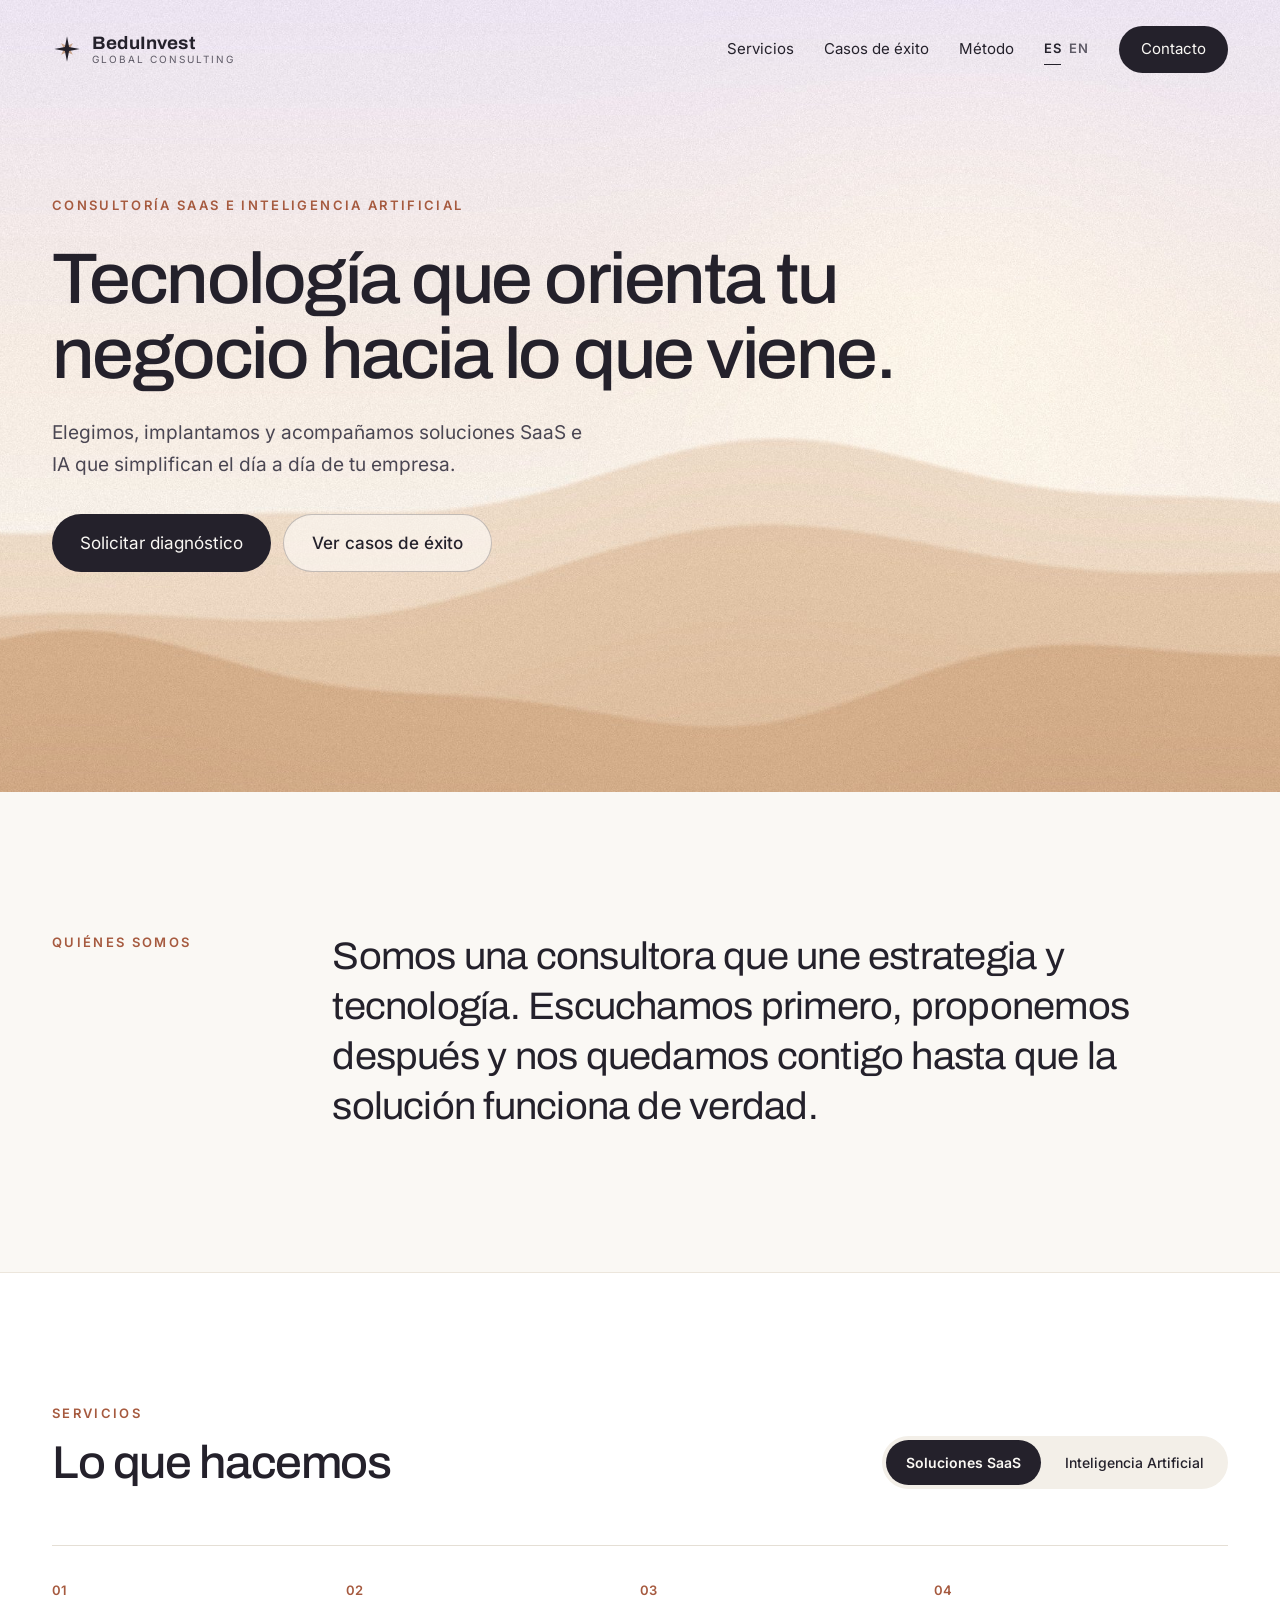
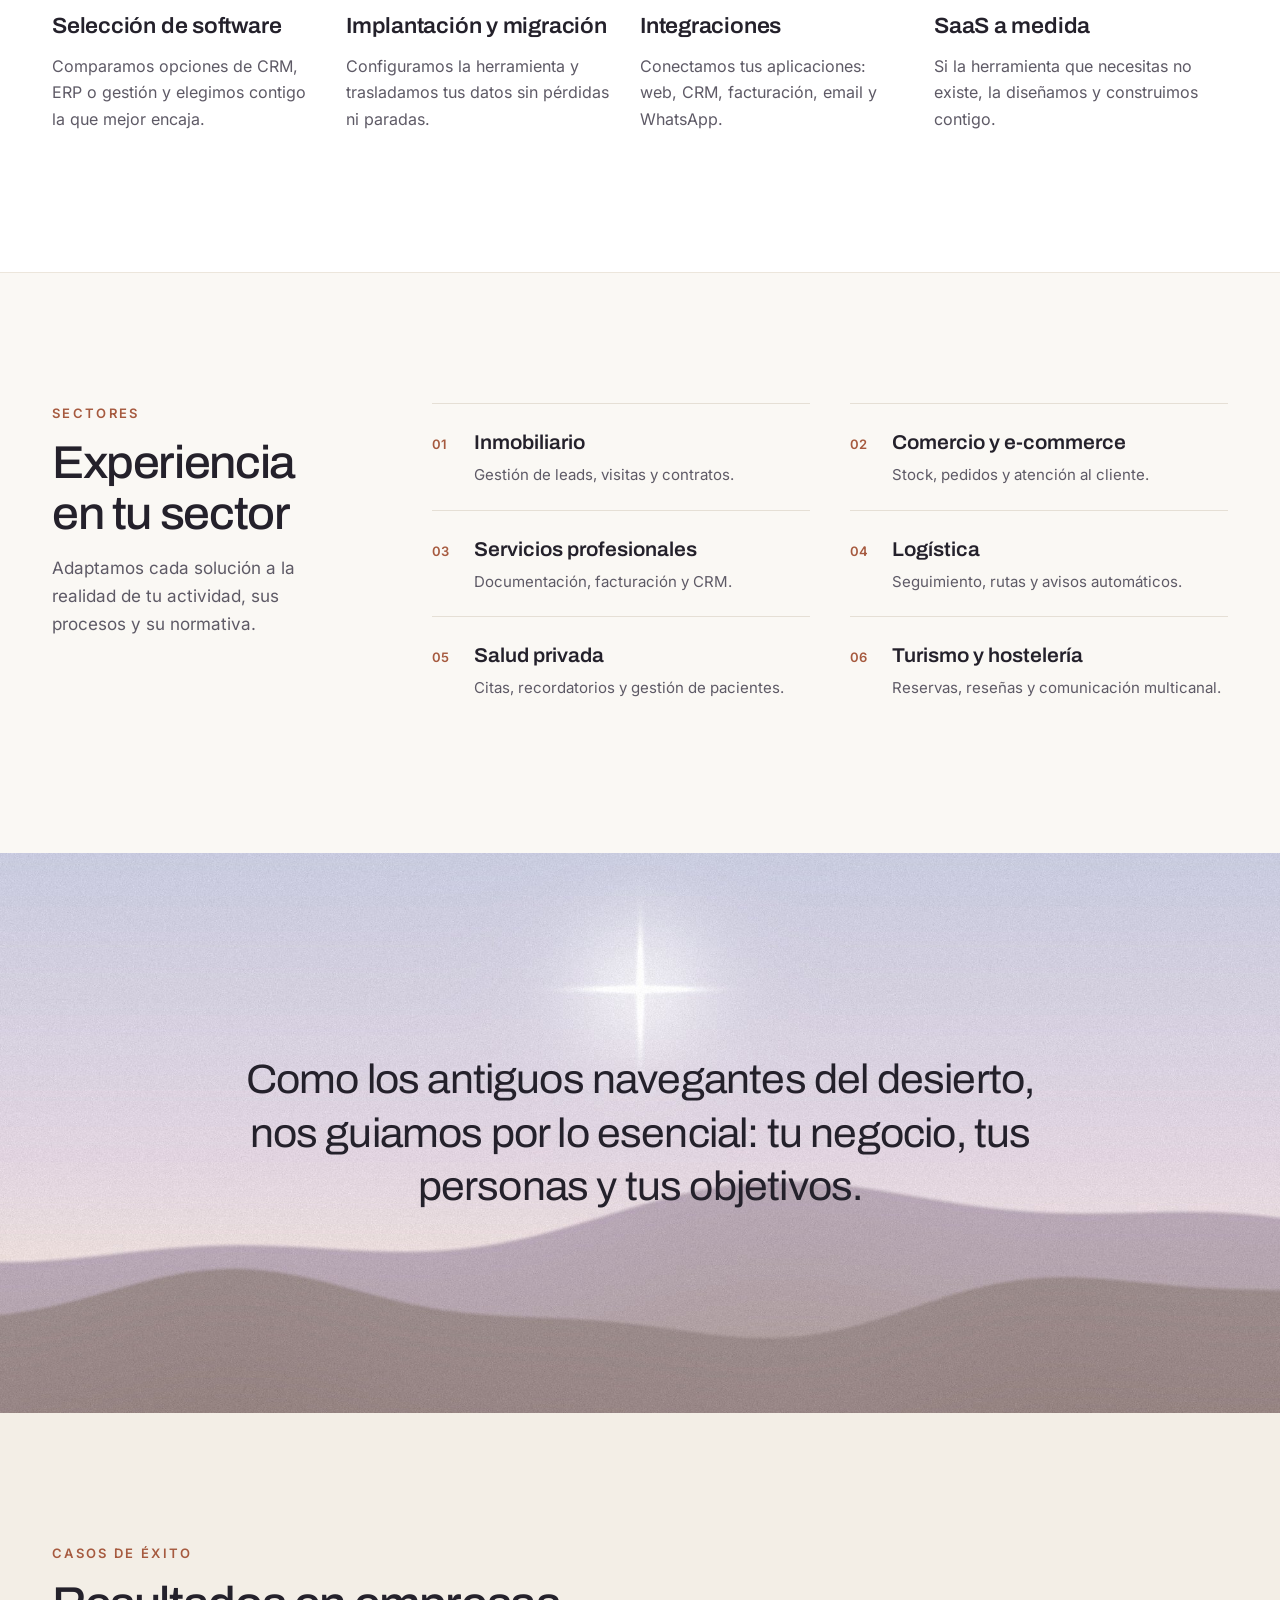
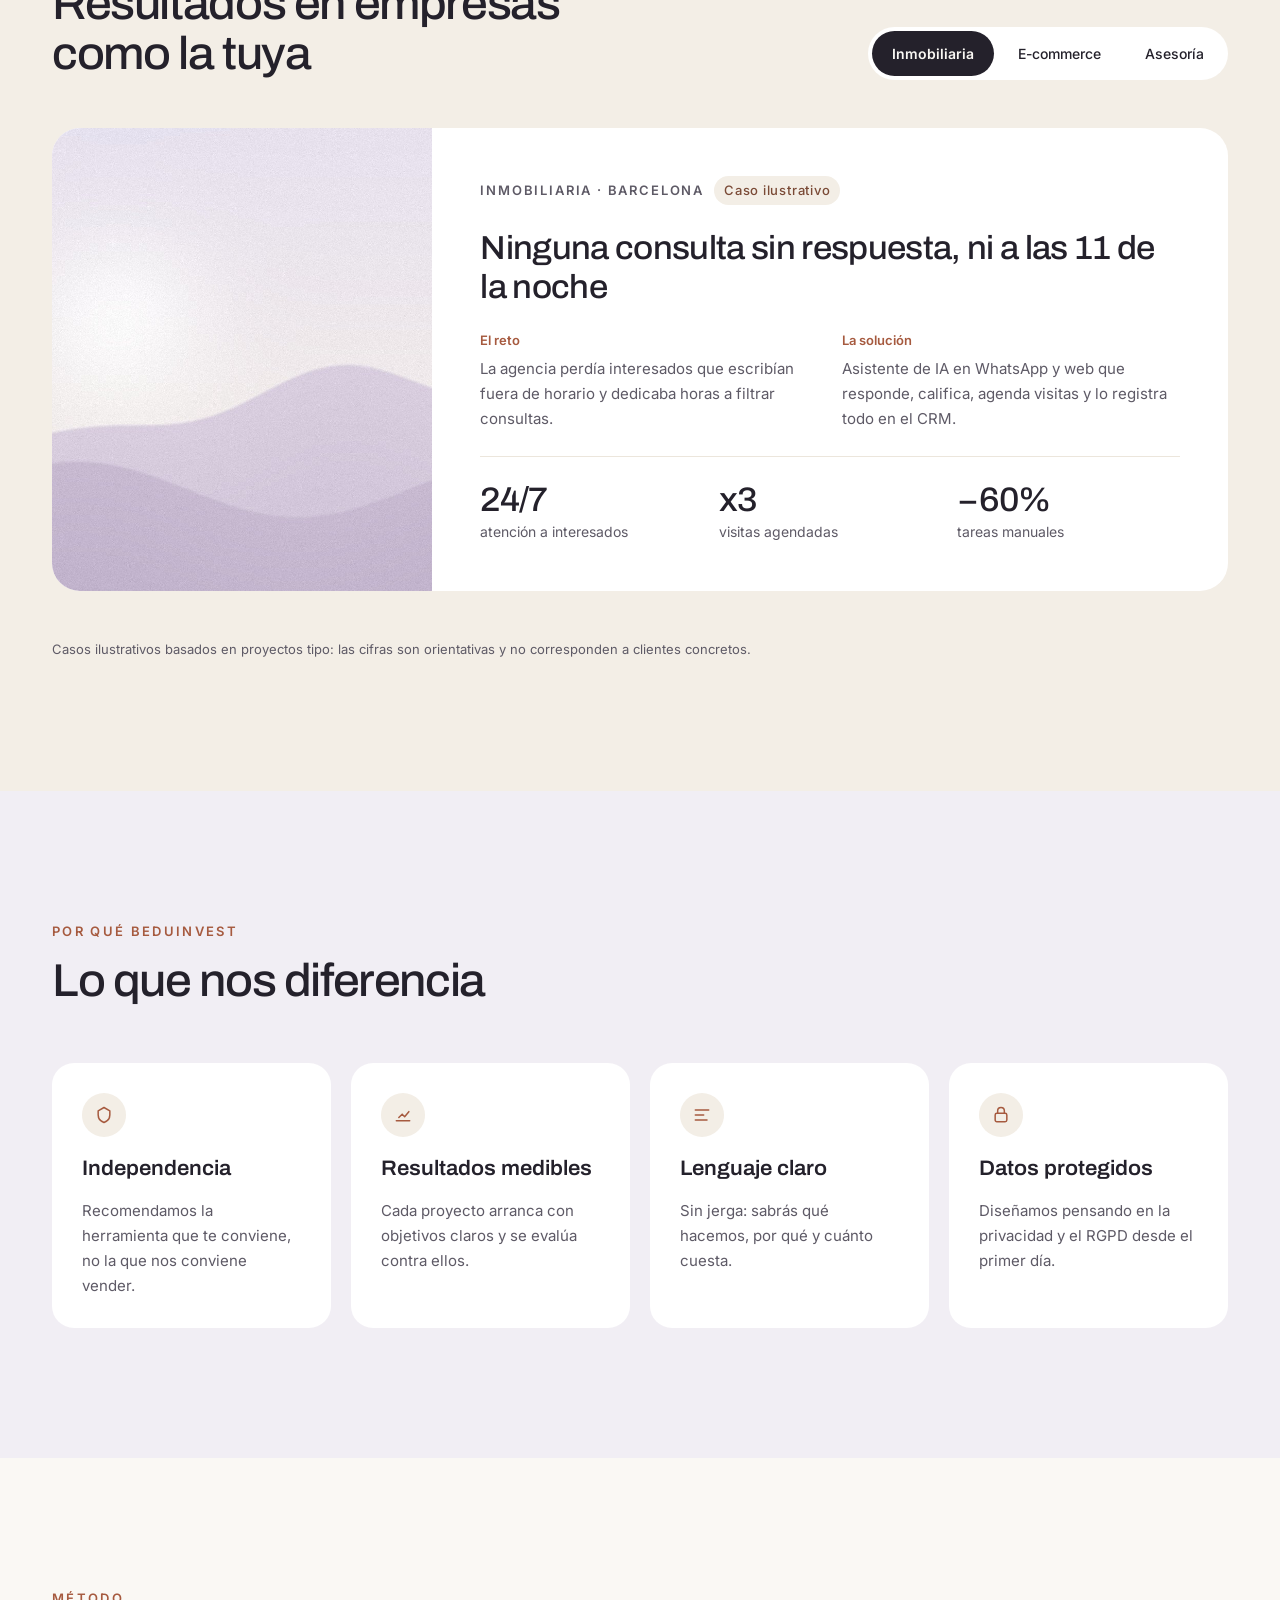
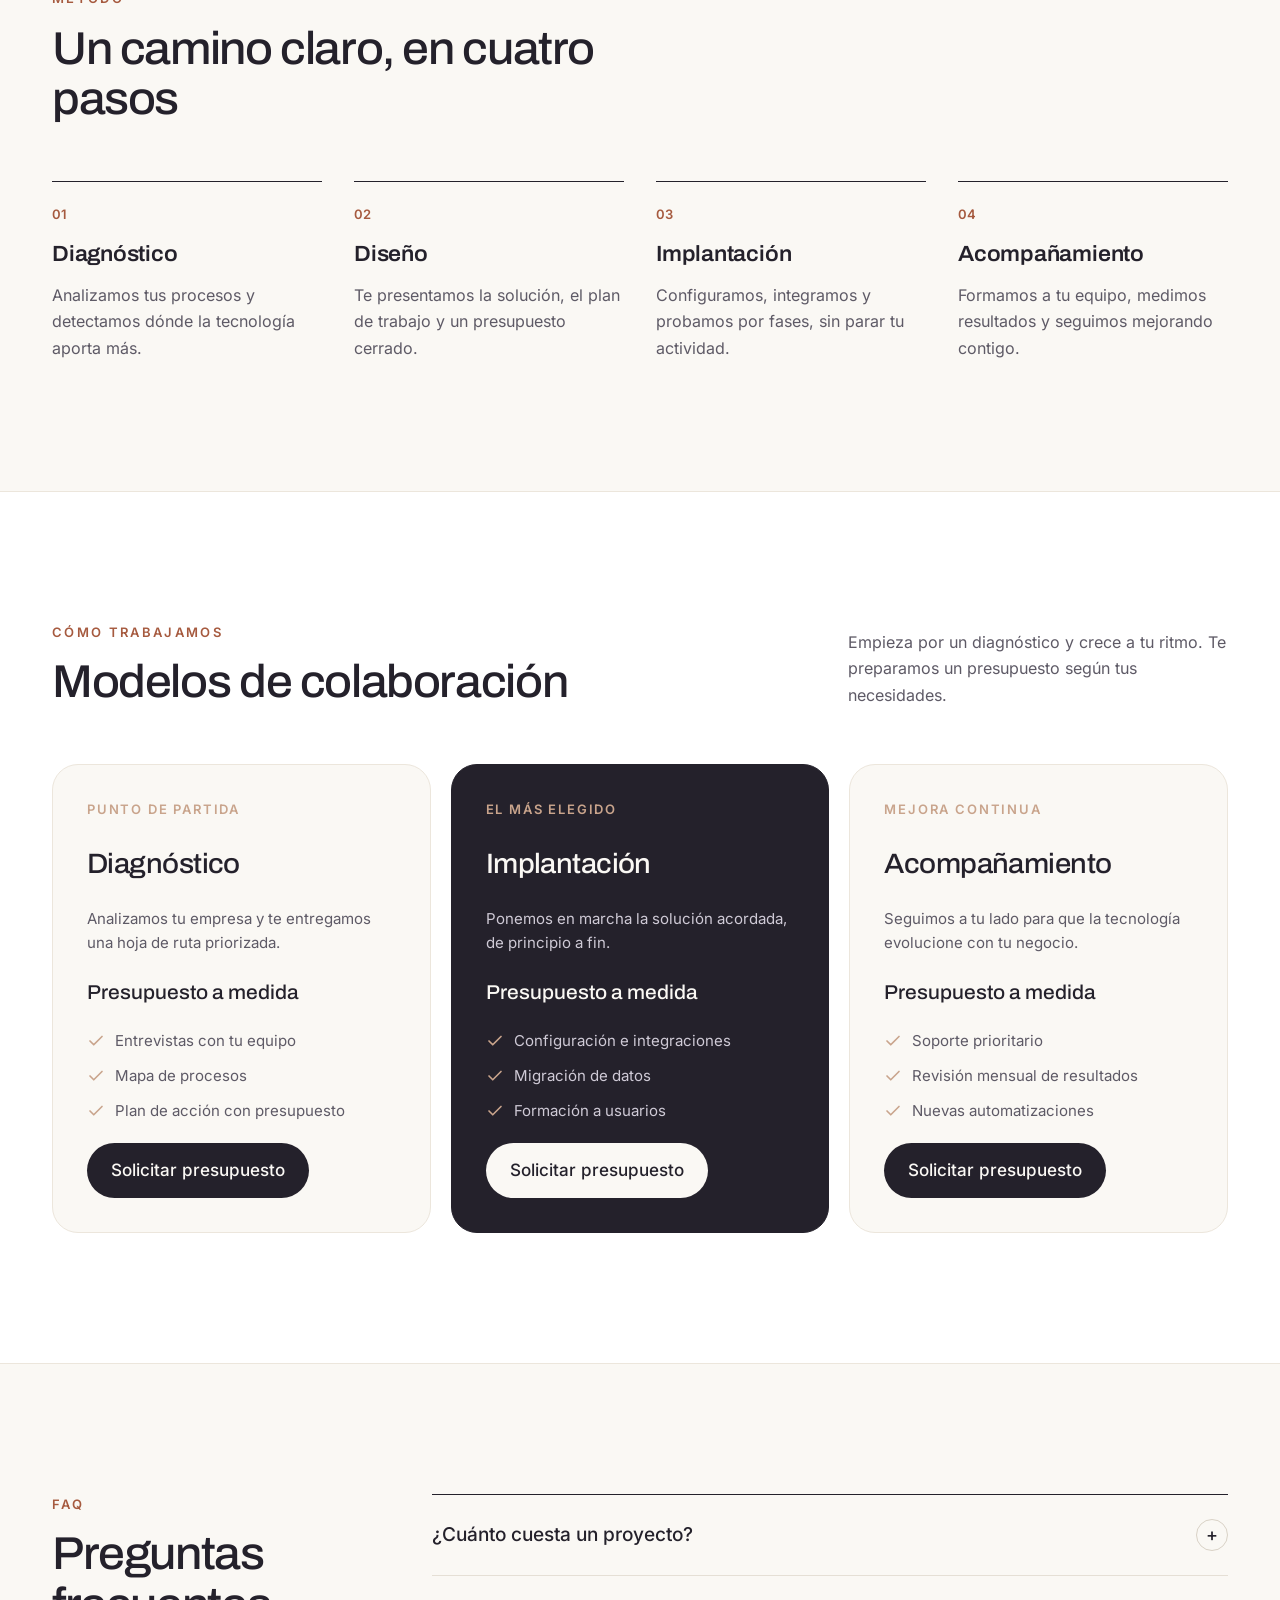
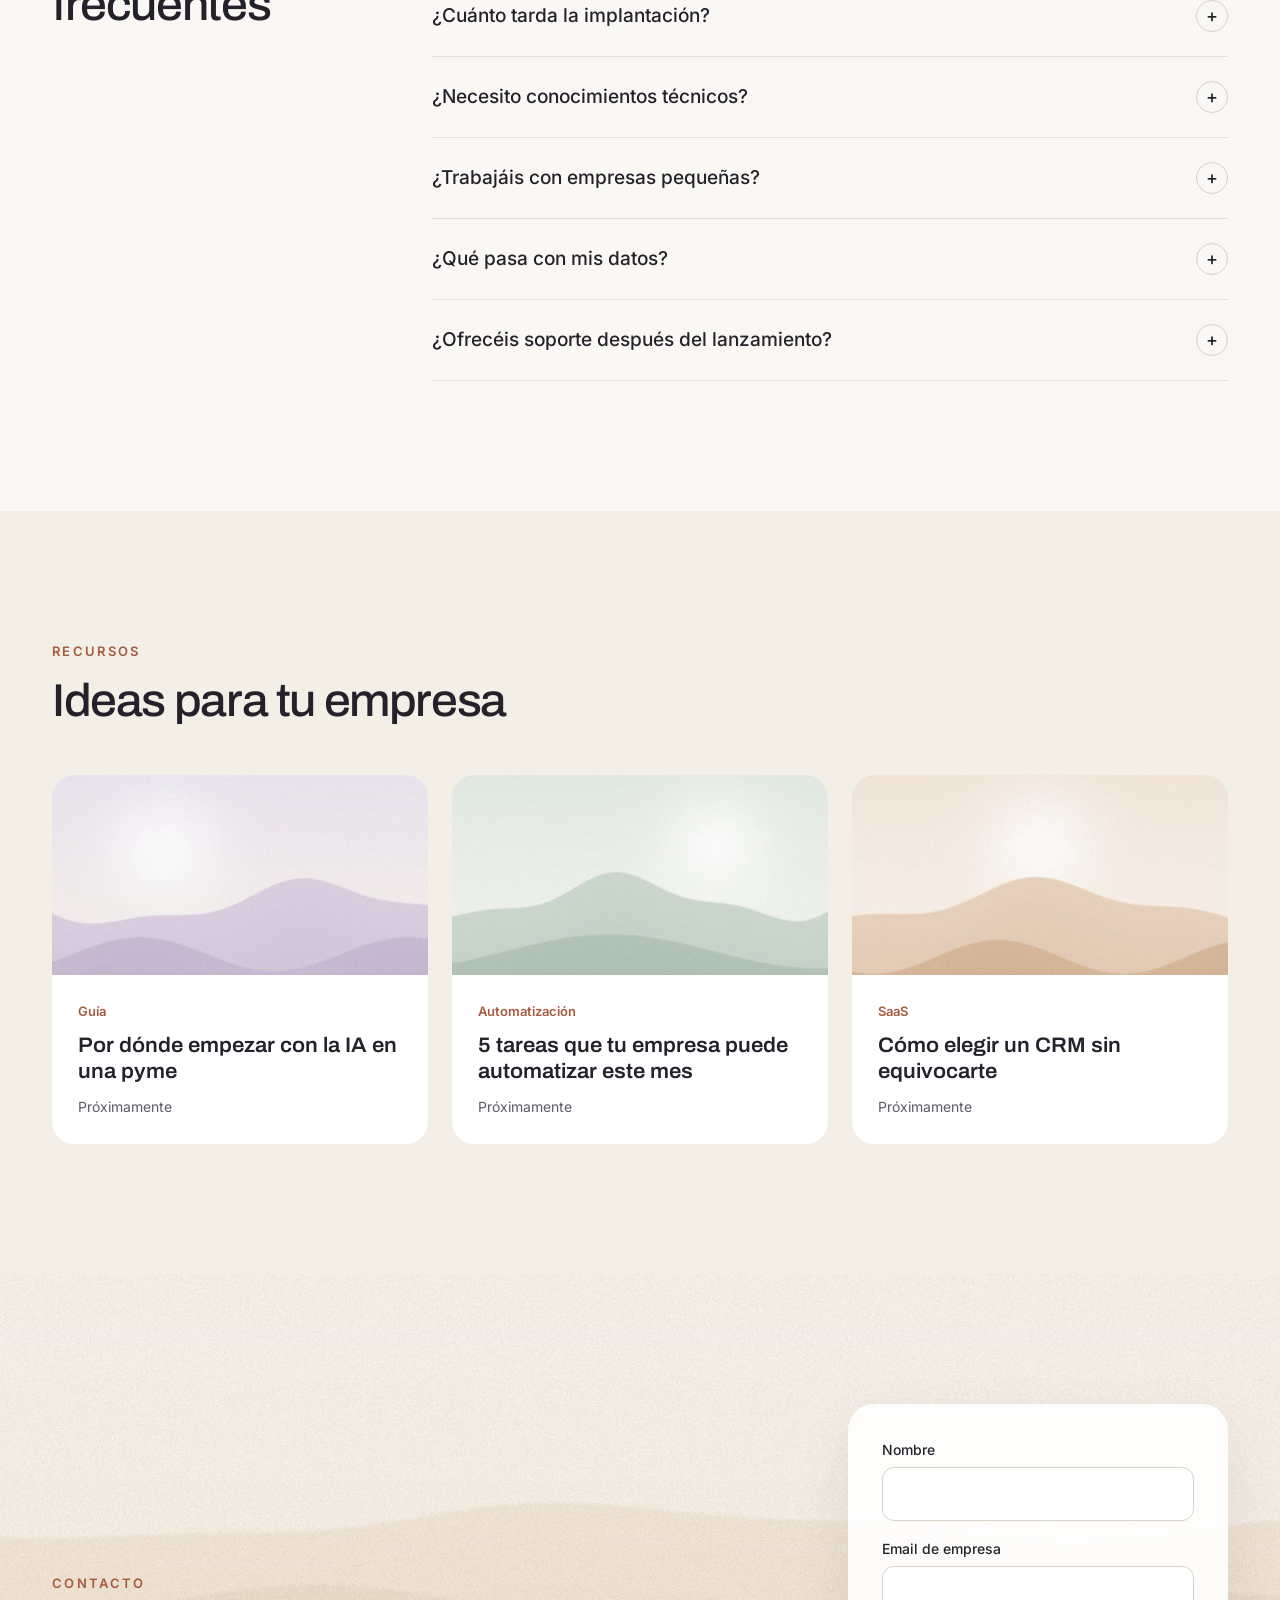
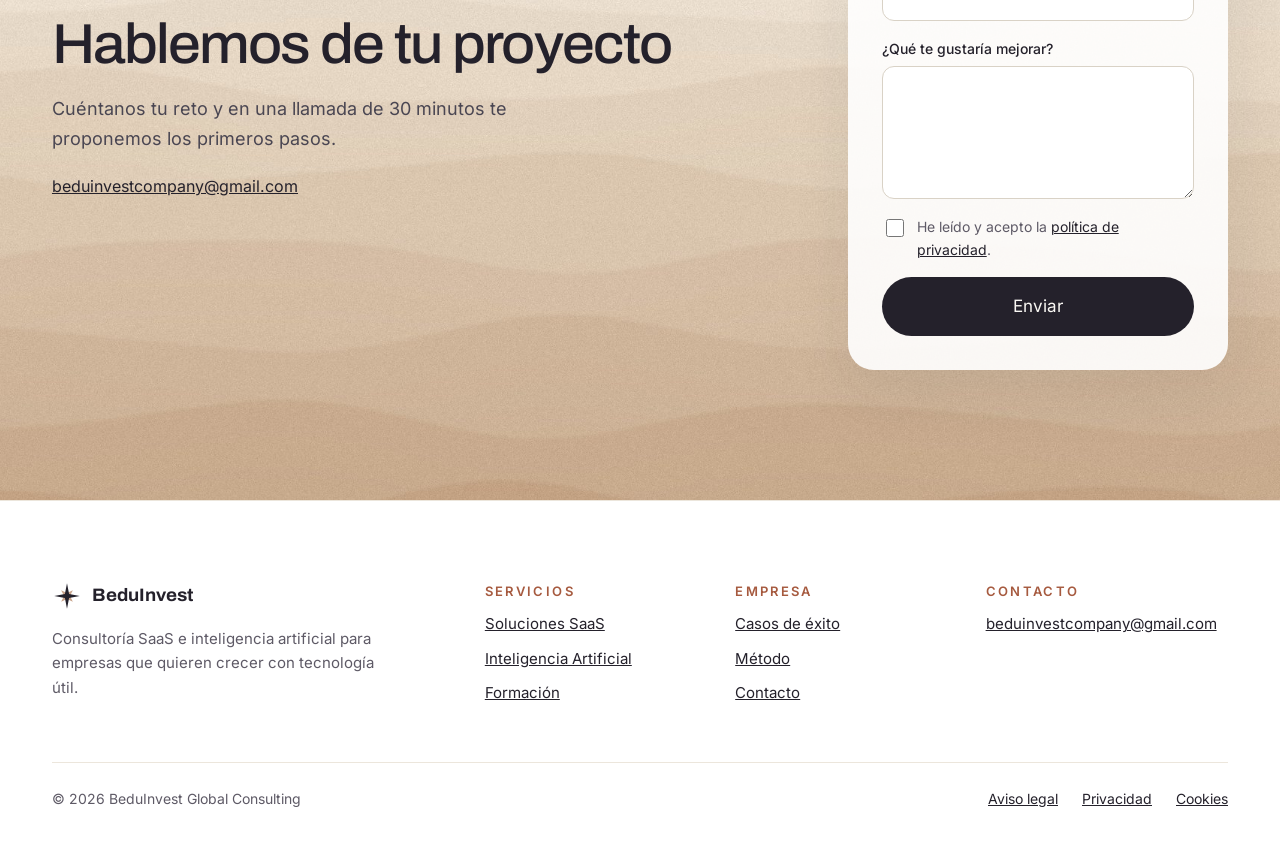
<file: index.html>
<!doctype html>
<html lang="es">
<head>
<meta charset="utf-8">
<meta name="viewport" content="width=device-width, initial-scale=1">
<title>BeduInvest Global Consulting — Consultoría SaaS e Inteligencia Artificial</title>
<meta name="description" content="BeduInvest Global Consulting: consultoría en soluciones SaaS e implantación de inteligencia artificial para empresas.">
<link rel="canonical" href="https://beduinvest.com/">
<link rel="alternate" hreflang="es" href="https://beduinvest.com/">
<link rel="alternate" hreflang="en" href="https://beduinvest.com/en/">
<link rel="alternate" hreflang="x-default" href="https://beduinvest.com/">
<meta property="og:type" content="website">
<meta property="og:title" content="BeduInvest Global Consulting">
<meta property="og:description" content="BeduInvest Global Consulting: consultoría en soluciones SaaS e implantación de inteligencia artificial para empresas.">
<meta property="og:url" content="https://beduinvest.com/">
<meta property="og:image" content="https://beduinvest.com/assets/img/hero-dunas.jpg">
<meta name="theme-color" content="#FAF8F4">
<link rel="icon" href="/favicon.svg" type="image/svg+xml">
<link rel="preload" href="/assets/fonts/archivo.woff2" as="font" type="font/woff2" crossorigin>
<link rel="preload" href="/assets/fonts/inter.woff2" as="font" type="font/woff2" crossorigin>
<link rel="stylesheet" href="/assets/styles.css">
</head>
<body>
<a href="#main" class="skip">Saltar al contenido</a>

<section id="inicio" style="position:relative;overflow:hidden;min-height:min(780px,100vh);display:flex;flex-direction:column">
<div class="bg-hero kb" aria-hidden="true" style="position:absolute;inset:0"></div>
<header style="position:relative;width:100%">
<nav aria-label="Principal" class="wrap" style="padding-top:26px;padding-bottom:26px;display:flex;flex-wrap:wrap;align-items:center;justify-content:space-between;gap:16px">
<a href="/" style="display:flex;align-items:center;gap:10px;text-decoration:none"><svg width="30" height="30" viewBox="0 0 40 40" aria-hidden="true"><polygon points="27.8,12.2 24,20 27.8,27.8 20,24 12.2,27.8 16,20 12.2,12.2 20,16" fill="#C9A48C"></polygon><polygon points="20,3 22.8,17.2 37,20 22.8,22.8 20,37 17.2,22.8 3,20 17.2,17.2" fill="#24212B"></polygon></svg><span style="display:flex;flex-direction:column;line-height:1.1"><span class="hd" style="font-weight:700;font-size:18px;letter-spacing:.01em">BeduInvest</span><span style="font-size:10px;letter-spacing:.2em;text-transform:uppercase;color:#5E5A66">Global Consulting</span></span></a>
<div style="display:flex;flex-wrap:wrap;align-items:center;gap:6px 30px;font-size:15px">
<a href="#servicios" style="text-decoration:none;padding:10px 0">Servicios</a>
<a href="#casos-exito" style="text-decoration:none;padding:10px 0">Casos de éxito</a>
<a href="#metodo" style="text-decoration:none;padding:10px 0">Método</a>
<span style="display:flex;gap:8px;font-size:13px;font-weight:600;letter-spacing:.06em"><span aria-current="true" style="border-bottom:1.5px solid #24212B;padding:4px 0">ES</span><a href="/en/" lang="en" hreflang="en" aria-label="English version" style="text-decoration:none;padding:4px 0;color:#5E5A66">EN</a></span>
<a href="#contacto" class="btn btn-dark" style="padding:11px 22px">Contacto</a>
</div>
</nav>
</header>
<div class="wrap" style="position:relative;flex:1;width:100%;padding-top:96px;padding-bottom:220px;display:flex;flex-direction:column;gap:26px">
<p class="label fu d1">Consultoría SaaS e Inteligencia Artificial</p>
<h1 class="hd fu d2" style="margin:0;font-weight:500;font-size:clamp(2.6rem,5.6vw,5rem);line-height:1.04;letter-spacing:-0.035em;max-width:860px">Tecnología que orienta tu negocio hacia lo que viene.</h1>
<p class="fu d3" style="margin:0;font-size:19px;color:#4A4652;max-width:540px">Elegimos, implantamos y acompañamos soluciones SaaS e IA que simplifican el día a día de tu empresa.</p>
<div class="fu d3" style="display:flex;flex-wrap:wrap;gap:12px;padding-top:8px">
<a href="#contacto" class="btn btn-dark">Solicitar diagnóstico</a>
<a href="#casos-exito" class="btn btn-light">Ver casos de éxito</a>
</div>
</div>
</section>

<main id="main">
<section aria-labelledby="intro-t" class="wrap" style="padding-top:140px;padding-bottom:140px;display:flex;flex-wrap:wrap;gap:40px 80px">
<p class="label" style="flex:1 1 200px">Quiénes somos</p>
<h2 id="intro-t" class="hd" style="flex:999 1 600px;min-width:0;margin:0;font-weight:400;font-size:clamp(1.7rem,3vw,2.6rem);line-height:1.3;letter-spacing:-0.02em">Somos una consultora que une estrategia y tecnología. Escuchamos primero, proponemos después y nos quedamos contigo hasta que la solución funciona de verdad.</h2>
</section>

<section id="servicios" aria-labelledby="svc-t" style="background:#FFFFFF;border-top:1px solid #ECE6DC;border-bottom:1px solid #ECE6DC">
<div class="wrap" style="padding-top:130px;padding-bottom:130px;display:flex;flex-direction:column;gap:56px">
<div style="display:flex;flex-wrap:wrap;align-items:flex-end;justify-content:space-between;gap:24px">
<div style="display:flex;flex-direction:column;gap:14px;max-width:600px"><p class="label">Servicios</p><h2 id="svc-t" class="hd h2">Lo que hacemos</h2></div>
<div class="seg" role="group" aria-label="Elegir área de servicio" style="background:#F3EFE8">
<button type="button" aria-pressed="true" data-svc="saas">Soluciones SaaS</button>
<button type="button" aria-pressed="false" data-svc="ia">Inteligencia Artificial</button>
</div>
</div>
<div id="svc-saas" style="display:grid;grid-template-columns:repeat(auto-fit,minmax(250px,1fr));border-top:1px solid #E5DFD5">
<article style="padding:34px 28px 10px 0;display:flex;flex-direction:column;gap:12px"><span style="font-size:13px;font-weight:600;color:#A65A3F">01</span><h3 class="hd" style="margin:0;font-size:22px;font-weight:600;line-height:1.25;letter-spacing:-0.01em">Selección de software</h3><p style="margin:0;font-size:16px;color:#5E5A66">Comparamos opciones de CRM, ERP o gestión y elegimos contigo la que mejor encaja.</p></article>
<article style="padding:34px 28px 10px 0;display:flex;flex-direction:column;gap:12px"><span style="font-size:13px;font-weight:600;color:#A65A3F">02</span><h3 class="hd" style="margin:0;font-size:22px;font-weight:600;line-height:1.25;letter-spacing:-0.01em">Implantación y migración</h3><p style="margin:0;font-size:16px;color:#5E5A66">Configuramos la herramienta y trasladamos tus datos sin pérdidas ni paradas.</p></article>
<article style="padding:34px 28px 10px 0;display:flex;flex-direction:column;gap:12px"><span style="font-size:13px;font-weight:600;color:#A65A3F">03</span><h3 class="hd" style="margin:0;font-size:22px;font-weight:600;line-height:1.25;letter-spacing:-0.01em">Integraciones</h3><p style="margin:0;font-size:16px;color:#5E5A66">Conectamos tus aplicaciones: web, CRM, facturación, email y WhatsApp.</p></article>
<article style="padding:34px 28px 10px 0;display:flex;flex-direction:column;gap:12px"><span style="font-size:13px;font-weight:600;color:#A65A3F">04</span><h3 class="hd" style="margin:0;font-size:22px;font-weight:600;line-height:1.25;letter-spacing:-0.01em">SaaS a medida</h3><p style="margin:0;font-size:16px;color:#5E5A66">Si la herramienta que necesitas no existe, la diseñamos y construimos contigo.</p></article>
</div>
<div id="svc-ia" hidden style="display:grid;grid-template-columns:repeat(auto-fit,minmax(250px,1fr));border-top:1px solid #E5DFD5">
<article style="padding:34px 28px 10px 0;display:flex;flex-direction:column;gap:12px"><span style="font-size:13px;font-weight:600;color:#A65A3F">01</span><h3 class="hd" style="margin:0;font-size:22px;font-weight:600;line-height:1.25;letter-spacing:-0.01em">Estrategia de IA</h3><p style="margin:0;font-size:16px;color:#5E5A66">Hoja de ruta con los casos de uso de mayor impacto para tu empresa.</p></article>
<article style="padding:34px 28px 10px 0;display:flex;flex-direction:column;gap:12px"><span style="font-size:13px;font-weight:600;color:#A65A3F">02</span><h3 class="hd" style="margin:0;font-size:22px;font-weight:600;line-height:1.25;letter-spacing:-0.01em">Asistentes y chatbots</h3><p style="margin:0;font-size:16px;color:#5E5A66">Atención a clientes 24/7 en web y WhatsApp, entrenada con tu información.</p></article>
<article style="padding:34px 28px 10px 0;display:flex;flex-direction:column;gap:12px"><span style="font-size:13px;font-weight:600;color:#A65A3F">03</span><h3 class="hd" style="margin:0;font-size:22px;font-weight:600;line-height:1.25;letter-spacing:-0.01em">Agentes que automatizan</h3><p style="margin:0;font-size:16px;color:#5E5A66">IA que responde emails, actualiza el CRM y genera informes.</p></article>
<article style="padding:34px 28px 10px 0;display:flex;flex-direction:column;gap:12px"><span style="font-size:13px;font-weight:600;color:#A65A3F">04</span><h3 class="hd" style="margin:0;font-size:22px;font-weight:600;line-height:1.25;letter-spacing:-0.01em">Formación a equipos</h3><p style="margin:0;font-size:16px;color:#5E5A66">Talleres prácticos para usar la IA con seguridad y criterio.</p></article>
</div>
</div>
</section>

<section aria-labelledby="sect-t" class="wrap" style="padding-top:130px;padding-bottom:130px;display:flex;flex-wrap:wrap;gap:48px 80px">
<div style="flex:1 1 300px;min-width:0;display:flex;flex-direction:column;gap:14px">
<p class="label">Sectores</p>
<h2 id="sect-t" class="hd h2">Experiencia en tu sector</h2>
<p class="muted" style="margin:0;font-size:17px;max-width:380px">Adaptamos cada solución a la realidad de tu actividad, sus procesos y su normativa.</p>
</div>
<ul style="flex:999 1 560px;min-width:0;margin:0;padding:0;list-style:none;display:grid;grid-template-columns:repeat(auto-fit,minmax(240px,1fr));column-gap:40px">
<li style="border-top: 1px solid #E5DFD5; padding: 22px 0; display: flex; gap: 18px; align-items: baseline"><span style="font-size: 13px; font-weight: 600; color: #A65A3F; min-width: 24px">01</span><span style="display: flex; flex-direction: column; gap: 4px"><span class="hd" style="font-size: 20px; font-weight: 600">Inmobiliario</span><span style="font-size: 15px; color: #5E5A66">Gestión de leads, visitas y contratos.</span></span></li>
<li style="border-top: 1px solid #E5DFD5; padding: 22px 0; display: flex; gap: 18px; align-items: baseline"><span style="font-size: 13px; font-weight: 600; color: #A65A3F; min-width: 24px">02</span><span style="display: flex; flex-direction: column; gap: 4px"><span class="hd" style="font-size: 20px; font-weight: 600">Comercio y e-commerce</span><span style="font-size: 15px; color: #5E5A66">Stock, pedidos y atención al cliente.</span></span></li>
<li style="border-top: 1px solid #E5DFD5; padding: 22px 0; display: flex; gap: 18px; align-items: baseline"><span style="font-size: 13px; font-weight: 600; color: #A65A3F; min-width: 24px">03</span><span style="display: flex; flex-direction: column; gap: 4px"><span class="hd" style="font-size: 20px; font-weight: 600">Servicios profesionales</span><span style="font-size: 15px; color: #5E5A66">Documentación, facturación y CRM.</span></span></li>
<li style="border-top: 1px solid #E5DFD5; padding: 22px 0; display: flex; gap: 18px; align-items: baseline"><span style="font-size: 13px; font-weight: 600; color: #A65A3F; min-width: 24px">04</span><span style="display: flex; flex-direction: column; gap: 4px"><span class="hd" style="font-size: 20px; font-weight: 600">Logística</span><span style="font-size: 15px; color: #5E5A66">Seguimiento, rutas y avisos automáticos.</span></span></li>
<li style="border-top: 1px solid #E5DFD5; padding: 22px 0; display: flex; gap: 18px; align-items: baseline"><span style="font-size: 13px; font-weight: 600; color: #A65A3F; min-width: 24px">05</span><span style="display: flex; flex-direction: column; gap: 4px"><span class="hd" style="font-size: 20px; font-weight: 600">Salud privada</span><span style="font-size: 15px; color: #5E5A66">Citas, recordatorios y gestión de pacientes.</span></span></li>
<li style="border-top: 1px solid #E5DFD5; padding: 22px 0; display: flex; gap: 18px; align-items: baseline"><span style="font-size: 13px; font-weight: 600; color: #A65A3F; min-width: 24px">06</span><span style="display: flex; flex-direction: column; gap: 4px"><span class="hd" style="font-size: 20px; font-weight: 600">Turismo y hostelería</span><span style="font-size: 15px; color: #5E5A66">Reservas, reseñas y comunicación multicanal.</span></span></li>
</ul>
</section>

<section aria-label="Nuestra filosofía" class="bg-band" style="min-height:560px;display:flex;align-items:center;justify-content:center;padding:80px 32px">
<p class="hd" style="margin:0;max-width:820px;text-align:center;font-weight:400;font-size:clamp(1.7rem,3.2vw,2.7rem);line-height:1.3;letter-spacing:-0.02em">Como los antiguos navegantes del desierto, nos guiamos por lo esencial: tu negocio, tus personas y tus objetivos.</p>
</section>

<section id="casos-exito" aria-labelledby="cases-t" style="background:#F3EEE6">
<div class="wrap" style="padding-top:130px;padding-bottom:130px;display:flex;flex-direction:column;gap:48px">
<div style="display:flex;flex-wrap:wrap;align-items:flex-end;justify-content:space-between;gap:24px">
<div style="display:flex;flex-direction:column;gap:14px;max-width:600px"><p class="label">Casos de éxito</p><h2 id="cases-t" class="hd h2">Resultados en empresas como la tuya</h2></div>
<div class="seg" role="tablist" aria-label="Elegir caso de éxito" style="background:#FFFFFF"><button type="button" role="tab" id="case-tab-0" aria-controls="case-0" aria-pressed="true" aria-selected="true" data-case="0">Inmobiliaria</button><button type="button" role="tab" id="case-tab-1" aria-controls="case-1" aria-pressed="false" aria-selected="false" data-case="1">E-commerce</button><button type="button" role="tab" id="case-tab-2" aria-controls="case-2" aria-pressed="false" aria-selected="false" data-case="2">Asesoría</button></div>
</div>
<article id="case-0" role="tabpanel" aria-labelledby="case-tab-0" class="fu" style="background:#FFFFFF;border-radius:28px;overflow:hidden;display:flex;flex-wrap:wrap">
<img src="/assets/img/caso-1.jpg" alt="" loading="lazy" width="1200" height="900" style="flex:1 1 380px;min-width:0;width:100%;height:auto;min-height:320px;max-height:560px;object-fit:cover;display:block">
<div class="case-body" style="flex:999 1 480px;min-width:0;padding:48px;display:flex;flex-direction:column;gap:24px">
<p style="margin:0;display:flex;flex-wrap:wrap;gap:10px;align-items:center;font-size:13px;font-weight:600;letter-spacing:.14em;text-transform:uppercase;color:#5E5A66">Inmobiliaria · Barcelona<span style="letter-spacing:.06em;text-transform:none;font-weight:500;background:#F3EEE6;color:#7A4A36;padding:4px 10px;border-radius:999px">Caso ilustrativo</span></p>
<h3 class="hd" style="margin:0;font-weight:500;font-size:clamp(1.6rem,2.6vw,2.2rem);line-height:1.15;letter-spacing:-0.02em">Ninguna consulta sin respuesta, ni a las 11 de la noche</h3>
<div style="display:grid;grid-template-columns:repeat(auto-fit,minmax(200px,1fr));gap:24px">
<div style="display:flex;flex-direction:column;gap:6px"><p style="margin:0;font-size:13px;font-weight:600;color:#A65A3F">El reto</p><p style="margin:0;font-size:15px;color:#5E5A66">La agencia perdía interesados que escribían fuera de horario y dedicaba horas a filtrar consultas.</p></div>
<div style="display:flex;flex-direction:column;gap:6px"><p style="margin:0;font-size:13px;font-weight:600;color:#A65A3F">La solución</p><p style="margin:0;font-size:15px;color:#5E5A66">Asistente de IA en WhatsApp y web que responde, califica, agenda visitas y lo registra todo en el CRM.</p></div>
</div>
<div style="display:grid;grid-template-columns:repeat(auto-fit,minmax(130px,1fr));gap:16px;border-top:1px solid #ECE6DC;padding-top:24px"><div style="display:flex;flex-direction:column;gap:2px"><span class="hd" style="font-weight:500;font-size:34px;line-height:1.1;letter-spacing:-0.02em">24/7</span><span style="font-size:14px;color:#5E5A66">atención a interesados</span></div><div style="display:flex;flex-direction:column;gap:2px"><span class="hd" style="font-weight:500;font-size:34px;line-height:1.1;letter-spacing:-0.02em">x3</span><span style="font-size:14px;color:#5E5A66">visitas agendadas</span></div><div style="display:flex;flex-direction:column;gap:2px"><span class="hd" style="font-weight:500;font-size:34px;line-height:1.1;letter-spacing:-0.02em">−60%</span><span style="font-size:14px;color:#5E5A66">tareas manuales</span></div></div>
</div>
</article>
<article id="case-1" role="tabpanel" aria-labelledby="case-tab-1" class="fu" style="background:#FFFFFF;border-radius:28px;overflow:hidden;display:flex;flex-wrap:wrap" hidden>
<img src="/assets/img/caso-2.jpg" alt="" loading="lazy" width="1200" height="900" style="flex:1 1 380px;min-width:0;width:100%;height:auto;min-height:320px;max-height:560px;object-fit:cover;display:block">
<div class="case-body" style="flex:999 1 480px;min-width:0;padding:48px;display:flex;flex-direction:column;gap:24px">
<p style="margin:0;display:flex;flex-wrap:wrap;gap:10px;align-items:center;font-size:13px;font-weight:600;letter-spacing:.14em;text-transform:uppercase;color:#5E5A66">Moda online · Valencia<span style="letter-spacing:.06em;text-transform:none;font-weight:500;background:#F3EEE6;color:#7A4A36;padding:4px 10px;border-radius:999px">Caso ilustrativo</span></p>
<h3 class="hd" style="margin:0;font-weight:500;font-size:clamp(1.6rem,2.6vw,2.2rem);line-height:1.15;letter-spacing:-0.02em">Stock al día y pedidos que se anticipan</h3>
<div style="display:grid;grid-template-columns:repeat(auto-fit,minmax(200px,1fr));gap:24px">
<div style="display:flex;flex-direction:column;gap:6px"><p style="margin:0;font-size:13px;font-weight:600;color:#A65A3F">El reto</p><p style="margin:0;font-size:15px;color:#5E5A66">Roturas de stock en los más vendidos y excedentes en el resto, con datos dispersos.</p></div>
<div style="display:flex;flex-direction:column;gap:6px"><p style="margin:0;font-size:13px;font-weight:600;color:#A65A3F">La solución</p><p style="margin:0;font-size:15px;color:#5E5A66">Un único panel con ventas, almacén y tienda online, previsión de demanda por IA y alertas de reposición.</p></div>
</div>
<div style="display:grid;grid-template-columns:repeat(auto-fit,minmax(130px,1fr));gap:16px;border-top:1px solid #ECE6DC;padding-top:24px"><div style="display:flex;flex-direction:column;gap:2px"><span class="hd" style="font-weight:500;font-size:34px;line-height:1.1;letter-spacing:-0.02em">−35%</span><span style="font-size:14px;color:#5E5A66">roturas de stock</span></div><div style="display:flex;flex-direction:column;gap:2px"><span class="hd" style="font-weight:500;font-size:34px;line-height:1.1;letter-spacing:-0.02em">+18%</span><span style="font-size:14px;color:#5E5A66">ventas en temporada</span></div><div style="display:flex;flex-direction:column;gap:2px"><span class="hd" style="font-weight:500;font-size:34px;line-height:1.1;letter-spacing:-0.02em">8 h</span><span style="font-size:14px;color:#5E5A66">ahorradas por semana</span></div></div>
</div>
</article>
<article id="case-2" role="tabpanel" aria-labelledby="case-tab-2" class="fu" style="background:#FFFFFF;border-radius:28px;overflow:hidden;display:flex;flex-wrap:wrap" hidden>
<img src="/assets/img/caso-3.jpg" alt="" loading="lazy" width="1200" height="900" style="flex:1 1 380px;min-width:0;width:100%;height:auto;min-height:320px;max-height:560px;object-fit:cover;display:block">
<div class="case-body" style="flex:999 1 480px;min-width:0;padding:48px;display:flex;flex-direction:column;gap:24px">
<p style="margin:0;display:flex;flex-wrap:wrap;gap:10px;align-items:center;font-size:13px;font-weight:600;letter-spacing:.14em;text-transform:uppercase;color:#5E5A66">Asesoría fiscal · Madrid<span style="letter-spacing:.06em;text-transform:none;font-weight:500;background:#F3EEE6;color:#7A4A36;padding:4px 10px;border-radius:999px">Caso ilustrativo</span></p>
<h3 class="hd" style="margin:0;font-weight:500;font-size:clamp(1.6rem,2.6vw,2.2rem);line-height:1.15;letter-spacing:-0.02em">Facturas y documentos que se procesan solos</h3>
<div style="display:grid;grid-template-columns:repeat(auto-fit,minmax(200px,1fr));gap:24px">
<div style="display:flex;flex-direction:column;gap:6px"><p style="margin:0;font-size:13px;font-weight:600;color:#A65A3F">El reto</p><p style="margin:0;font-size:15px;color:#5E5A66">Cientos de documentos llegaban cada mes por email y se clasificaban a mano.</p></div>
<div style="display:flex;flex-direction:column;gap:6px"><p style="margin:0;font-size:13px;font-weight:600;color:#A65A3F">La solución</p><p style="margin:0;font-size:15px;color:#5E5A66">Flujo de IA que lee cada documento, extrae y valida los datos y los vuelca en el software contable.</p></div>
</div>
<div style="display:grid;grid-template-columns:repeat(auto-fit,minmax(130px,1fr));gap:16px;border-top:1px solid #ECE6DC;padding-top:24px"><div style="display:flex;flex-direction:column;gap:2px"><span class="hd" style="font-weight:500;font-size:34px;line-height:1.1;letter-spacing:-0.02em">−80%</span><span style="font-size:14px;color:#5E5A66">tiempo de clasificación</span></div><div style="display:flex;flex-direction:column;gap:2px"><span class="hd" style="font-weight:500;font-size:34px;line-height:1.1;letter-spacing:-0.02em">1.200</span><span style="font-size:14px;color:#5E5A66">documentos al mes</span></div><div style="display:flex;flex-direction:column;gap:2px"><span class="hd" style="font-weight:500;font-size:34px;line-height:1.1;letter-spacing:-0.02em">2 días</span><span style="font-size:14px;color:#5E5A66">antes en el cierre</span></div></div>
</div>
</article>
<p class="muted" style="margin:0;font-size:13px">Casos ilustrativos basados en proyectos tipo: las cifras son orientativas y no corresponden a clientes concretos.</p>
</div>
</section>

<section aria-labelledby="why-t" style="background:#F1EEF4">
<div class="wrap" style="padding-top:130px;padding-bottom:130px;display:flex;flex-direction:column;gap:56px">
<div style="display:flex;flex-direction:column;gap:14px;max-width:640px"><p class="label">Por qué BeduInvest</p><h2 id="why-t" class="hd h2">Lo que nos diferencia</h2></div>
<div style="display:grid;grid-template-columns:repeat(auto-fit,minmax(250px,1fr));gap:20px">
<div class="card" style="background: #FFFFFF; border-radius: 22px; padding: 30px; display: flex; flex-direction: column; gap: 14px"><span style="width: 44px; height: 44px; border-radius: 50%; background: #F3EEE6; display: flex; align-items: center; justify-content: center"><svg width="20" height="20" viewBox="0 0 24 24" fill="none" stroke="#A65A3F" stroke-width="1.8" stroke-linecap="round" stroke-linejoin="round" aria-hidden="true"><path d="M12 3l7 4v5c0 4.5-3 7.5-7 9-4-1.5-7-4.5-7-9V7z"></path></svg></span><h3 class="hd" style="margin: 0; font-size: 21px; font-weight: 600">Independencia</h3><p style="margin: 0; font-size: 15px; color: #5E5A66">Recomendamos la herramienta que te conviene, no la que nos conviene vender.</p></div>
<div class="card" style="background: #FFFFFF; border-radius: 22px; padding: 30px; display: flex; flex-direction: column; gap: 14px"><span style="width: 44px; height: 44px; border-radius: 50%; background: #F3EEE6; display: flex; align-items: center; justify-content: center"><svg width="20" height="20" viewBox="0 0 24 24" fill="none" stroke="#A65A3F" stroke-width="1.8" stroke-linecap="round" stroke-linejoin="round" aria-hidden="true"><path d="M4 19h16"></path><path d="M7 15l4-4 3 3 5-6"></path></svg></span><h3 class="hd" style="margin: 0; font-size: 21px; font-weight: 600">Resultados medibles</h3><p style="margin: 0; font-size: 15px; color: #5E5A66">Cada proyecto arranca con objetivos claros y se evalúa contra ellos.</p></div>
<div class="card" style="background: #FFFFFF; border-radius: 22px; padding: 30px; display: flex; flex-direction: column; gap: 14px"><span style="width: 44px; height: 44px; border-radius: 50%; background: #F3EEE6; display: flex; align-items: center; justify-content: center"><svg width="20" height="20" viewBox="0 0 24 24" fill="none" stroke="#A65A3F" stroke-width="1.8" stroke-linecap="round" stroke-linejoin="round" aria-hidden="true"><path d="M4 6h16"></path><path d="M4 12h10"></path><path d="M4 18h14"></path></svg></span><h3 class="hd" style="margin: 0; font-size: 21px; font-weight: 600">Lenguaje claro</h3><p style="margin: 0; font-size: 15px; color: #5E5A66">Sin jerga: sabrás qué hacemos, por qué y cuánto cuesta.</p></div>
<div class="card" style="background: #FFFFFF; border-radius: 22px; padding: 30px; display: flex; flex-direction: column; gap: 14px"><span style="width: 44px; height: 44px; border-radius: 50%; background: #F3EEE6; display: flex; align-items: center; justify-content: center"><svg width="20" height="20" viewBox="0 0 24 24" fill="none" stroke="#A65A3F" stroke-width="1.8" stroke-linecap="round" stroke-linejoin="round" aria-hidden="true"><rect x="5" y="10" width="14" height="10" rx="2"></rect><path d="M8 10V7a4 4 0 0 1 8 0v3"></path></svg></span><h3 class="hd" style="margin: 0; font-size: 21px; font-weight: 600">Datos protegidos</h3><p style="margin: 0; font-size: 15px; color: #5E5A66">Diseñamos pensando en la privacidad y el RGPD desde el primer día.</p></div>
</div>
</div>
</section>

<section id="metodo" aria-labelledby="method-t" class="wrap" style="padding-top:130px;padding-bottom:130px;display:flex;flex-direction:column;gap:56px">
<div style="display:flex;flex-direction:column;gap:14px;max-width:600px"><p class="label">Método</p><h2 id="method-t" class="hd h2">Un camino claro, en cuatro pasos</h2></div>
<ol style="margin:0;padding:0;list-style:none;display:grid;grid-template-columns:repeat(auto-fit,minmax(230px,1fr));gap:32px">
<li style="border-top: 1px solid #24212B; padding-top: 22px; display: flex; flex-direction: column; gap: 10px"><span style="font-size: 13px; font-weight: 600; color: #A65A3F">01</span><h3 class="hd" style="margin: 0; font-size: 22px; font-weight: 600; letter-spacing: -0.01em">Diagnóstico</h3><p style="margin: 0; font-size: 16px; color: #5E5A66">Analizamos tus procesos y detectamos dónde la tecnología aporta más.</p></li>
<li style="border-top: 1px solid #24212B; padding-top: 22px; display: flex; flex-direction: column; gap: 10px"><span style="font-size: 13px; font-weight: 600; color: #A65A3F">02</span><h3 class="hd" style="margin: 0; font-size: 22px; font-weight: 600; letter-spacing: -0.01em">Diseño</h3><p style="margin: 0; font-size: 16px; color: #5E5A66">Te presentamos la solución, el plan de trabajo y un presupuesto cerrado.</p></li>
<li style="border-top: 1px solid #24212B; padding-top: 22px; display: flex; flex-direction: column; gap: 10px"><span style="font-size: 13px; font-weight: 600; color: #A65A3F">03</span><h3 class="hd" style="margin: 0; font-size: 22px; font-weight: 600; letter-spacing: -0.01em">Implantación</h3><p style="margin: 0; font-size: 16px; color: #5E5A66">Configuramos, integramos y probamos por fases, sin parar tu actividad.</p></li>
<li style="border-top: 1px solid #24212B; padding-top: 22px; display: flex; flex-direction: column; gap: 10px"><span style="font-size: 13px; font-weight: 600; color: #A65A3F">04</span><h3 class="hd" style="margin: 0; font-size: 22px; font-weight: 600; letter-spacing: -0.01em">Acompañamiento</h3><p style="margin: 0; font-size: 16px; color: #5E5A66">Formamos a tu equipo, medimos resultados y seguimos mejorando contigo.</p></li>
</ol>
</section>

<section aria-labelledby="plans-t" style="background:#FFFFFF;border-top:1px solid #ECE6DC;border-bottom:1px solid #ECE6DC">
<div class="wrap" style="padding-top:130px;padding-bottom:130px;display:flex;flex-direction:column;gap:56px">
<div style="display:flex;flex-wrap:wrap;align-items:flex-end;justify-content:space-between;gap:24px">
<div style="display:flex;flex-direction:column;gap:14px;max-width:640px"><p class="label">Cómo trabajamos</p><h2 id="plans-t" class="hd h2">Modelos de colaboración</h2></div>
<p class="muted" style="margin:0;font-size:16px;max-width:380px">Empieza por un diagnóstico y crece a tu ritmo. Te preparamos un presupuesto según tus necesidades.</p>
</div>
<div style="display:grid;grid-template-columns:repeat(auto-fit,minmax(290px,1fr));gap:20px">
<article class="card" style="background:#FAF8F4;color:#24212B;border:1px solid #ECE6DC;border-radius:26px;padding:34px;display:flex;flex-direction:column;gap:20px"><p style="margin:0;font-size:13px;font-weight:600;letter-spacing:.14em;text-transform:uppercase;color:#C9A48C">Punto de partida</p><h3 class="hd" style="margin:0;font-size:28px;font-weight:500;letter-spacing:-0.02em">Diagnóstico</h3><p style="margin:0;font-size:15px;color:#5E5A66">Analizamos tu empresa y te entregamos una hoja de ruta priorizada.</p><p class="hd" style="margin:0;font-size:20px;font-weight:500">Presupuesto a medida</p><ul style="margin:0;padding:0;list-style:none;display:flex;flex-direction:column;gap:10px;flex:1"><li style="display:flex;gap:10px;font-size:15px;color:#5E5A66"><svg width="18" height="18" viewBox="0 0 24 24" fill="none" stroke="#C9A48C" stroke-width="2.2" stroke-linecap="round" stroke-linejoin="round" aria-hidden="true" style="flex:none;margin-top:3px"><path d="M20 6 9 17l-5-5"></path></svg>Entrevistas con tu equipo</li><li style="display:flex;gap:10px;font-size:15px;color:#5E5A66"><svg width="18" height="18" viewBox="0 0 24 24" fill="none" stroke="#C9A48C" stroke-width="2.2" stroke-linecap="round" stroke-linejoin="round" aria-hidden="true" style="flex:none;margin-top:3px"><path d="M20 6 9 17l-5-5"></path></svg>Mapa de procesos</li><li style="display:flex;gap:10px;font-size:15px;color:#5E5A66"><svg width="18" height="18" viewBox="0 0 24 24" fill="none" stroke="#C9A48C" stroke-width="2.2" stroke-linecap="round" stroke-linejoin="round" aria-hidden="true" style="flex:none;margin-top:3px"><path d="M20 6 9 17l-5-5"></path></svg>Plan de acción con presupuesto</li></ul><a href="#contacto" class="btn" style="align-self:flex-start;background:#24212B;color:#FAF8F4;text-decoration:none;font-weight:500;padding:13px 24px;border-radius:999px">Solicitar presupuesto</a></article>
<article class="card" style="background:#24212B;color:#FAF8F4;border:1px solid #24212B;border-radius:26px;padding:34px;display:flex;flex-direction:column;gap:20px"><p style="margin:0;font-size:13px;font-weight:600;letter-spacing:.14em;text-transform:uppercase;color:#C9A48C">El más elegido</p><h3 class="hd" style="margin:0;font-size:28px;font-weight:500;letter-spacing:-0.02em">Implantación</h3><p style="margin:0;font-size:15px;color:#CFCAD6">Ponemos en marcha la solución acordada, de principio a fin.</p><p class="hd" style="margin:0;font-size:20px;font-weight:500">Presupuesto a medida</p><ul style="margin:0;padding:0;list-style:none;display:flex;flex-direction:column;gap:10px;flex:1"><li style="display:flex;gap:10px;font-size:15px;color:#CFCAD6"><svg width="18" height="18" viewBox="0 0 24 24" fill="none" stroke="#C9A48C" stroke-width="2.2" stroke-linecap="round" stroke-linejoin="round" aria-hidden="true" style="flex:none;margin-top:3px"><path d="M20 6 9 17l-5-5"></path></svg>Configuración e integraciones</li><li style="display:flex;gap:10px;font-size:15px;color:#CFCAD6"><svg width="18" height="18" viewBox="0 0 24 24" fill="none" stroke="#C9A48C" stroke-width="2.2" stroke-linecap="round" stroke-linejoin="round" aria-hidden="true" style="flex:none;margin-top:3px"><path d="M20 6 9 17l-5-5"></path></svg>Migración de datos</li><li style="display:flex;gap:10px;font-size:15px;color:#CFCAD6"><svg width="18" height="18" viewBox="0 0 24 24" fill="none" stroke="#C9A48C" stroke-width="2.2" stroke-linecap="round" stroke-linejoin="round" aria-hidden="true" style="flex:none;margin-top:3px"><path d="M20 6 9 17l-5-5"></path></svg>Formación a usuarios</li></ul><a href="#contacto" class="btn" style="align-self:flex-start;background:#FAF8F4;color:#24212B;text-decoration:none;font-weight:500;padding:13px 24px;border-radius:999px">Solicitar presupuesto</a></article>
<article class="card" style="background:#FAF8F4;color:#24212B;border:1px solid #ECE6DC;border-radius:26px;padding:34px;display:flex;flex-direction:column;gap:20px"><p style="margin:0;font-size:13px;font-weight:600;letter-spacing:.14em;text-transform:uppercase;color:#C9A48C">Mejora continua</p><h3 class="hd" style="margin:0;font-size:28px;font-weight:500;letter-spacing:-0.02em">Acompañamiento</h3><p style="margin:0;font-size:15px;color:#5E5A66">Seguimos a tu lado para que la tecnología evolucione con tu negocio.</p><p class="hd" style="margin:0;font-size:20px;font-weight:500">Presupuesto a medida</p><ul style="margin:0;padding:0;list-style:none;display:flex;flex-direction:column;gap:10px;flex:1"><li style="display:flex;gap:10px;font-size:15px;color:#5E5A66"><svg width="18" height="18" viewBox="0 0 24 24" fill="none" stroke="#C9A48C" stroke-width="2.2" stroke-linecap="round" stroke-linejoin="round" aria-hidden="true" style="flex:none;margin-top:3px"><path d="M20 6 9 17l-5-5"></path></svg>Soporte prioritario</li><li style="display:flex;gap:10px;font-size:15px;color:#5E5A66"><svg width="18" height="18" viewBox="0 0 24 24" fill="none" stroke="#C9A48C" stroke-width="2.2" stroke-linecap="round" stroke-linejoin="round" aria-hidden="true" style="flex:none;margin-top:3px"><path d="M20 6 9 17l-5-5"></path></svg>Revisión mensual de resultados</li><li style="display:flex;gap:10px;font-size:15px;color:#5E5A66"><svg width="18" height="18" viewBox="0 0 24 24" fill="none" stroke="#C9A48C" stroke-width="2.2" stroke-linecap="round" stroke-linejoin="round" aria-hidden="true" style="flex:none;margin-top:3px"><path d="M20 6 9 17l-5-5"></path></svg>Nuevas automatizaciones</li></ul><a href="#contacto" class="btn" style="align-self:flex-start;background:#24212B;color:#FAF8F4;text-decoration:none;font-weight:500;padding:13px 24px;border-radius:999px">Solicitar presupuesto</a></article>
</div>
</div>
</section>

<section aria-labelledby="faq-t" class="wrap" style="padding-top:130px;padding-bottom:130px;display:flex;flex-wrap:wrap;gap:48px 80px">
<div style="flex:1 1 300px;min-width:0;display:flex;flex-direction:column;gap:14px"><p class="label">FAQ</p><h2 id="faq-t" class="hd h2">Preguntas frecuentes</h2></div>
<div style="flex:999 1 600px;min-width:0;border-top:1px solid #24212B">
<details><summary>¿Cuánto cuesta un proyecto?<span class="sign" aria-hidden="true">+</span></summary><p>Depende del alcance. Tras el diagnóstico te damos un presupuesto cerrado, sin sorpresas.</p></details>
<details><summary>¿Cuánto tarda la implantación?<span class="sign" aria-hidden="true">+</span></summary><p>Los proyectos sencillos pueden estar listos en pocas semanas; los más complejos se dividen en fases con entregas desde el principio.</p></details>
<details><summary>¿Necesito conocimientos técnicos?<span class="sign" aria-hidden="true">+</span></summary><p>No. Nos encargamos de la parte técnica y formamos a tu equipo para que use las herramientas con confianza.</p></details>
<details><summary>¿Trabajáis con empresas pequeñas?<span class="sign" aria-hidden="true">+</span></summary><p>Sí. Adaptamos cada solución al tamaño y al presupuesto de tu empresa.</p></details>
<details><summary>¿Qué pasa con mis datos?<span class="sign" aria-hidden="true">+</span></summary><p>Trabajamos según el RGPD y elegimos proveedores que cumplen la normativa europea de protección de datos.</p></details>
<details><summary>¿Ofrecéis soporte después del lanzamiento?<span class="sign" aria-hidden="true">+</span></summary><p>Sí, con nuestro plan de acompañamiento o con soporte puntual cuando lo necesites.</p></details>
</div>
</section>

<section aria-labelledby="res-t" style="background:#F3EEE6">
<div class="wrap" style="padding-top:130px;padding-bottom:130px;display:flex;flex-direction:column;gap:48px">
<div style="display:flex;flex-direction:column;gap:14px;max-width:640px"><p class="label">Recursos</p><h2 id="res-t" class="hd h2">Ideas para tu empresa</h2></div>
<div style="display:grid;grid-template-columns:repeat(auto-fit,minmax(280px,1fr));gap:24px">
<article class="card" style="background:#FFFFFF;border-radius:22px;overflow:hidden;display:flex;flex-direction:column"><img src="/assets/img/caso-1.jpg" alt="" loading="lazy" width="1200" height="900" style="width:100%;height:200px;object-fit:cover;display:block"><div style="padding:26px;display:flex;flex-direction:column;gap:10px"><span style="font-size:13px;font-weight:600;color:#A65A3F">Guía</span><h3 class="hd" style="margin:0;font-size:21px;font-weight:600;line-height:1.25">Por dónde empezar con la IA en una pyme</h3><span style="font-size:14px;color:#5E5A66">Próximamente</span></div></article>
<article class="card" style="background:#FFFFFF;border-radius:22px;overflow:hidden;display:flex;flex-direction:column"><img src="/assets/img/caso-2.jpg" alt="" loading="lazy" width="1200" height="900" style="width:100%;height:200px;object-fit:cover;display:block"><div style="padding:26px;display:flex;flex-direction:column;gap:10px"><span style="font-size:13px;font-weight:600;color:#A65A3F">Automatización</span><h3 class="hd" style="margin:0;font-size:21px;font-weight:600;line-height:1.25">5 tareas que tu empresa puede automatizar este mes</h3><span style="font-size:14px;color:#5E5A66">Próximamente</span></div></article>
<article class="card" style="background:#FFFFFF;border-radius:22px;overflow:hidden;display:flex;flex-direction:column"><img src="/assets/img/caso-3.jpg" alt="" loading="lazy" width="1200" height="900" style="width:100%;height:200px;object-fit:cover;display:block"><div style="padding:26px;display:flex;flex-direction:column;gap:10px"><span style="font-size:13px;font-weight:600;color:#A65A3F">SaaS</span><h3 class="hd" style="margin:0;font-size:21px;font-weight:600;line-height:1.25">Cómo elegir un CRM sin equivocarte</h3><span style="font-size:14px;color:#5E5A66">Próximamente</span></div></article>
</div>
</div>
</section>

<section id="contacto" aria-labelledby="contact-t" class="bg-contact">
<div class="wrap" style="padding-top:130px;padding-bottom:130px;display:flex;flex-wrap:wrap;gap:56px;align-items:center">
<div style="flex:999 1 460px;min-width:0;display:flex;flex-direction:column;gap:20px">
<p class="label">Contacto</p>
<h2 id="contact-t" class="hd" style="margin:0;font-weight:500;font-size:clamp(2.2rem,4.4vw,3.8rem);line-height:1.05;letter-spacing:-0.035em">Hablemos de tu proyecto</h2>
<p style="margin:0;font-size:18px;color:#4A4652;max-width:460px">Cuéntanos tu reto y en una llamada de 30 minutos te proponemos los primeros pasos.</p>
<p style="margin:0;font-size:16px"><a href="mailto:beduinvestcompany@gmail.com">beduinvestcompany@gmail.com</a></p>
</div>
<form action="https://formsubmit.co/beduinvestcompany@gmail.com" method="POST" style="flex:1 1 380px;min-width:0;display:flex;flex-direction:column;gap:16px;background:rgba(255,255,255,.9);border-radius:26px;padding:34px;box-shadow:0 24px 60px rgba(36,33,43,.08)">
<input type="hidden" name="_subject" value="Nuevo mensaje desde beduinvest.com">
<input type="hidden" name="_next" value="https://beduinvest.com/gracias.html">
<input type="hidden" name="_template" value="table">
<input type="text" name="_honey" tabindex="-1" autocomplete="off" aria-hidden="true" style="position:absolute;left:-9999px">
<div class="field"><label for="nombre">Nombre</label><input id="nombre" name="name" type="text" autocomplete="name" required></div>
<div class="field"><label for="email">Email de empresa</label><input id="email" name="email" type="email" autocomplete="email" required></div>
<div class="field"><label for="mensaje">¿Qué te gustaría mejorar?</label><textarea id="mensaje" name="message" rows="4" required></textarea></div>
<label class="check"><input type="checkbox" name="privacy" value="accepted" required><span>He leído y acepto la <a href="/legal.html#privacidad">política de privacidad</a>.</span></label>
<button type="submit" class="btn btn-dark">Enviar</button>
</form>
</div>
</section>
</main>

<footer style="background:#FFFFFF;border-top:1px solid #ECE6DC">
<div class="wrap" style="padding-top:80px;padding-bottom:36px;display:flex;flex-direction:column;gap:56px">
<div style="display:flex;flex-wrap:wrap;gap:48px">
<div style="flex:2 1 300px;min-width:0;display:flex;flex-direction:column;gap:16px">
<span style="display:flex;align-items:center;gap:10px"><svg width="30" height="30" viewBox="0 0 40 40" aria-hidden="true"><polygon points="27.8,12.2 24,20 27.8,27.8 20,24 12.2,27.8 16,20 12.2,12.2 20,16" fill="#C9A48C"></polygon><polygon points="20,3 22.8,17.2 37,20 22.8,22.8 20,37 17.2,22.8 3,20 17.2,17.2" fill="#24212B"></polygon></svg><span class="hd" style="font-weight:700;font-size:18px">BeduInvest</span></span>
<p class="muted" style="margin:0;font-size:15px;max-width:340px">Consultoría SaaS e inteligencia artificial para empresas que quieren crecer con tecnología útil.</p>
</div>
<div style="flex:1 1 160px;display:flex;flex-direction:column;gap:10px;font-size:15px"><p class="label">Servicios</p><a href="#servicios">Soluciones SaaS</a><a href="#servicios">Inteligencia Artificial</a><a href="#servicios">Formación</a></div>
<div style="flex:1 1 160px;display:flex;flex-direction:column;gap:10px;font-size:15px"><p class="label">Empresa</p><a href="#casos-exito">Casos de éxito</a><a href="#metodo">Método</a><a href="#contacto">Contacto</a></div>
<div style="flex:1 1 200px;display:flex;flex-direction:column;gap:10px;font-size:15px"><p class="label">Contacto</p><a href="mailto:beduinvestcompany@gmail.com">beduinvestcompany@gmail.com</a></div>
</div>
<div style="display:flex;flex-wrap:wrap;align-items:center;justify-content:space-between;gap:16px;border-top:1px solid #ECE6DC;padding-top:24px;font-size:14px;color:#5E5A66">
<p style="margin:0">© 2026 BeduInvest Global Consulting</p>
<div style="display:flex;flex-wrap:wrap;gap:24px"><a href="/legal.html#aviso-legal">Aviso legal</a><a href="/legal.html#privacidad">Privacidad</a><a href="/legal.html#cookies">Cookies</a></div>
</div>
</div>
</footer>

<script>
(function(){
  var sb=document.querySelectorAll('[data-svc]');
  sb.forEach(function(b){b.addEventListener('click',function(){
    sb.forEach(function(x){x.setAttribute('aria-pressed',x===b?'true':'false');});
    document.getElementById('svc-saas').hidden=b.dataset.svc!=='saas';
    document.getElementById('svc-ia').hidden=b.dataset.svc!=='ia';
  });});
  var cb=document.querySelectorAll('[data-case]');
  cb.forEach(function(b){b.addEventListener('click',function(){
    cb.forEach(function(x){var on=x===b;x.setAttribute('aria-pressed',on?'true':'false');x.setAttribute('aria-selected',on?'true':'false');document.getElementById('case-'+x.dataset.case).hidden=!on;});
  });});
})();
</script>
</body>
</html>
</file>
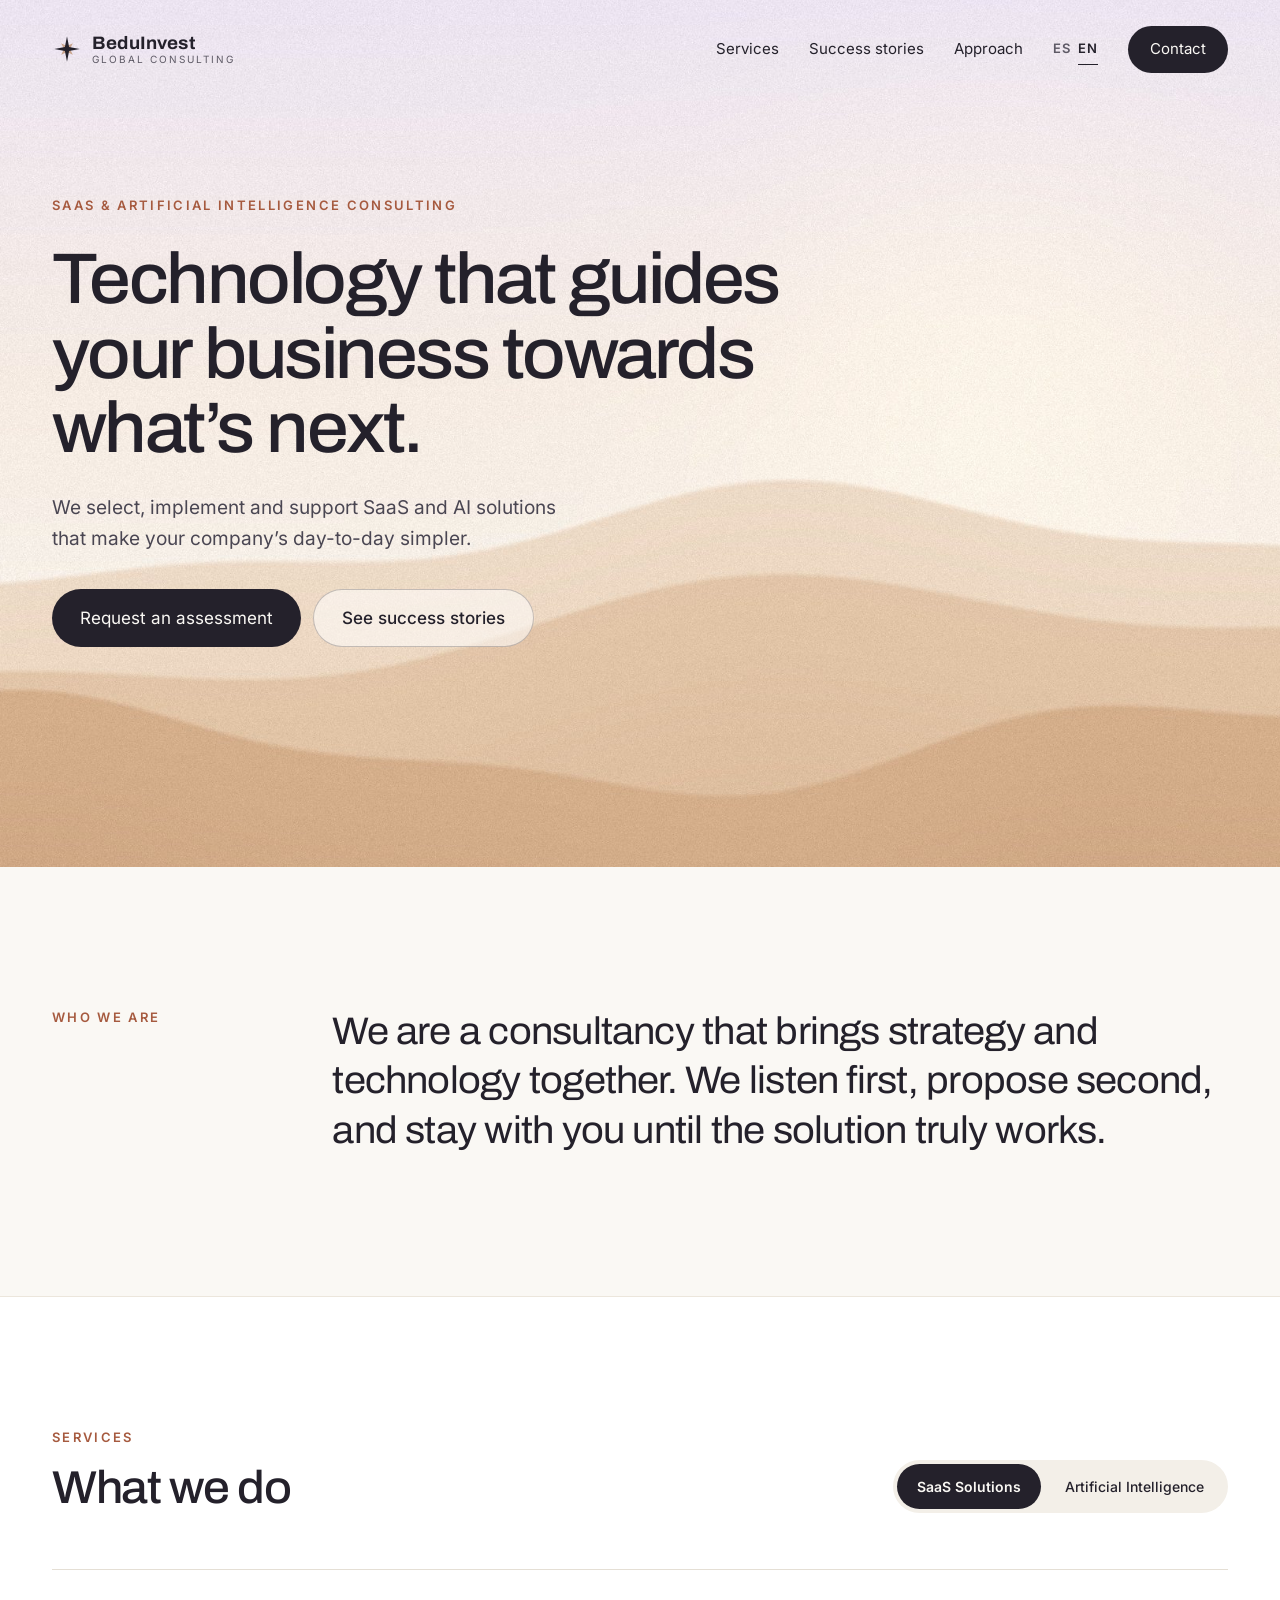
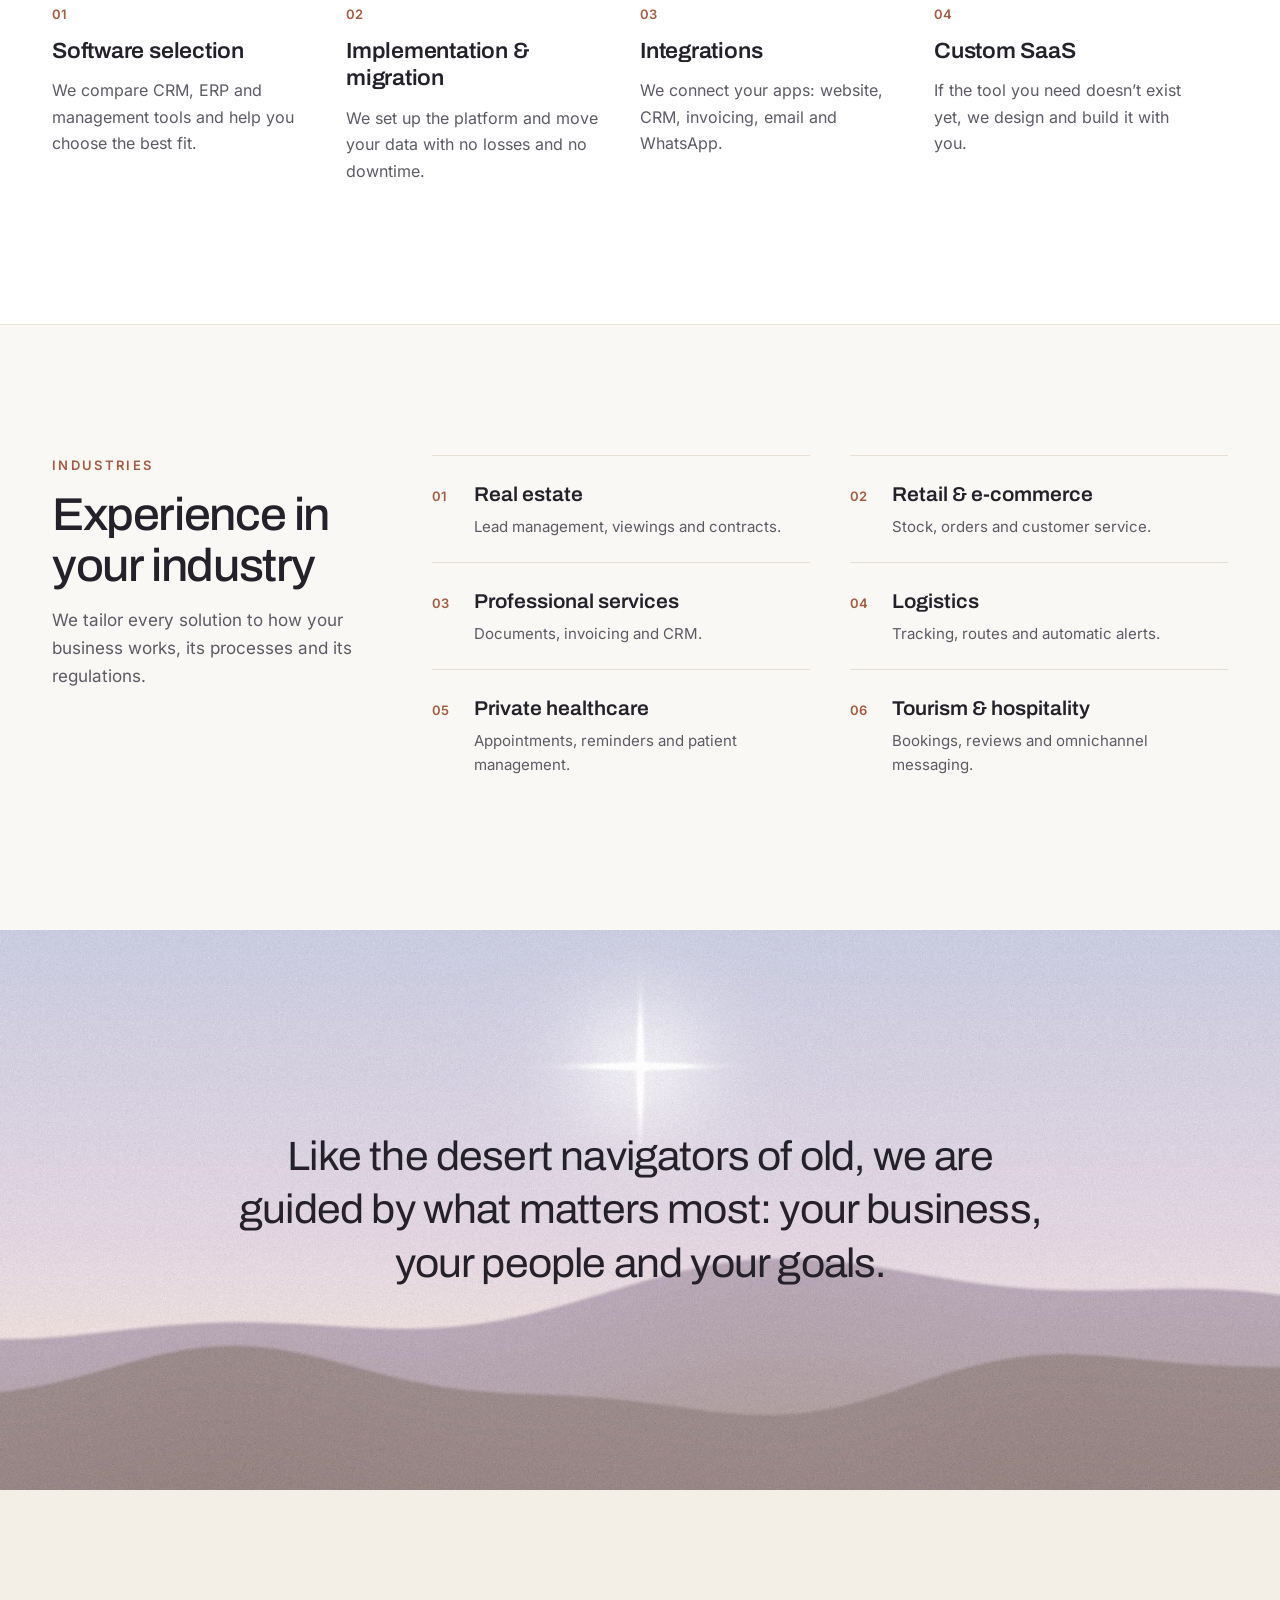
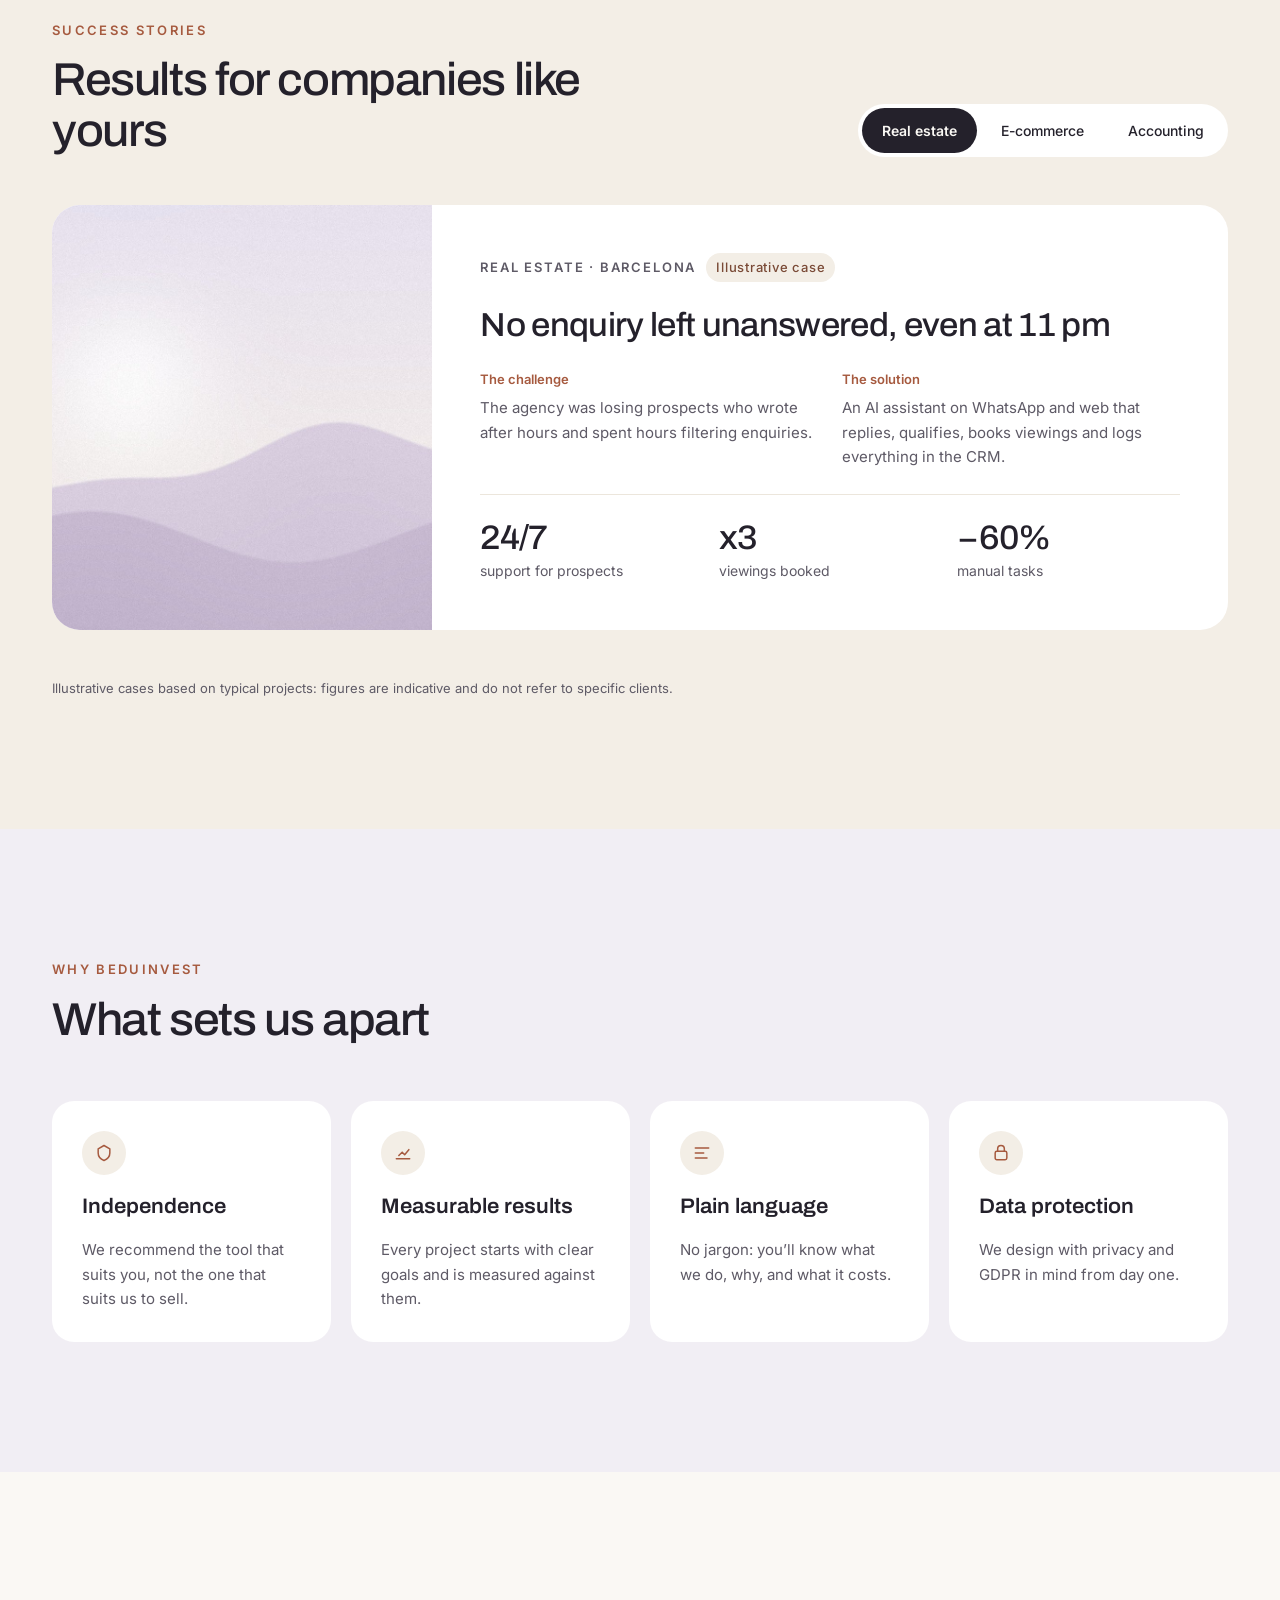
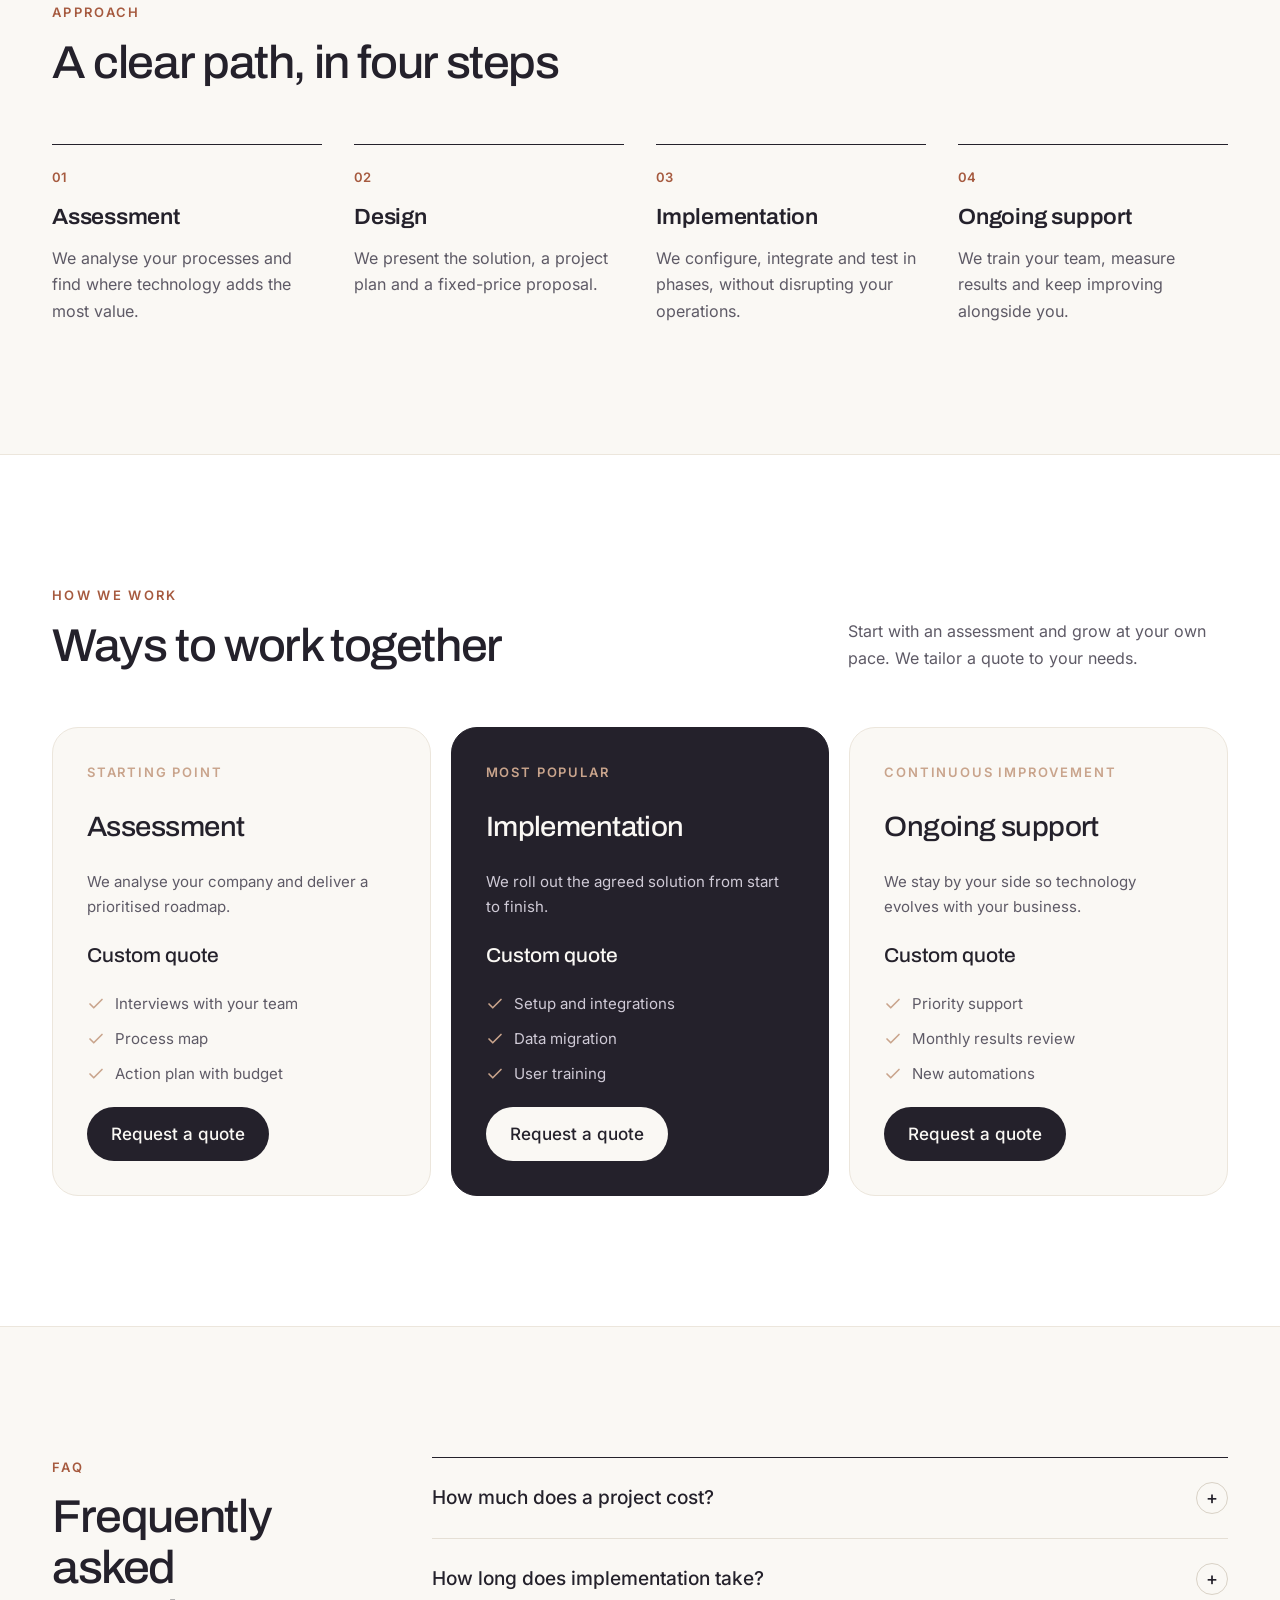
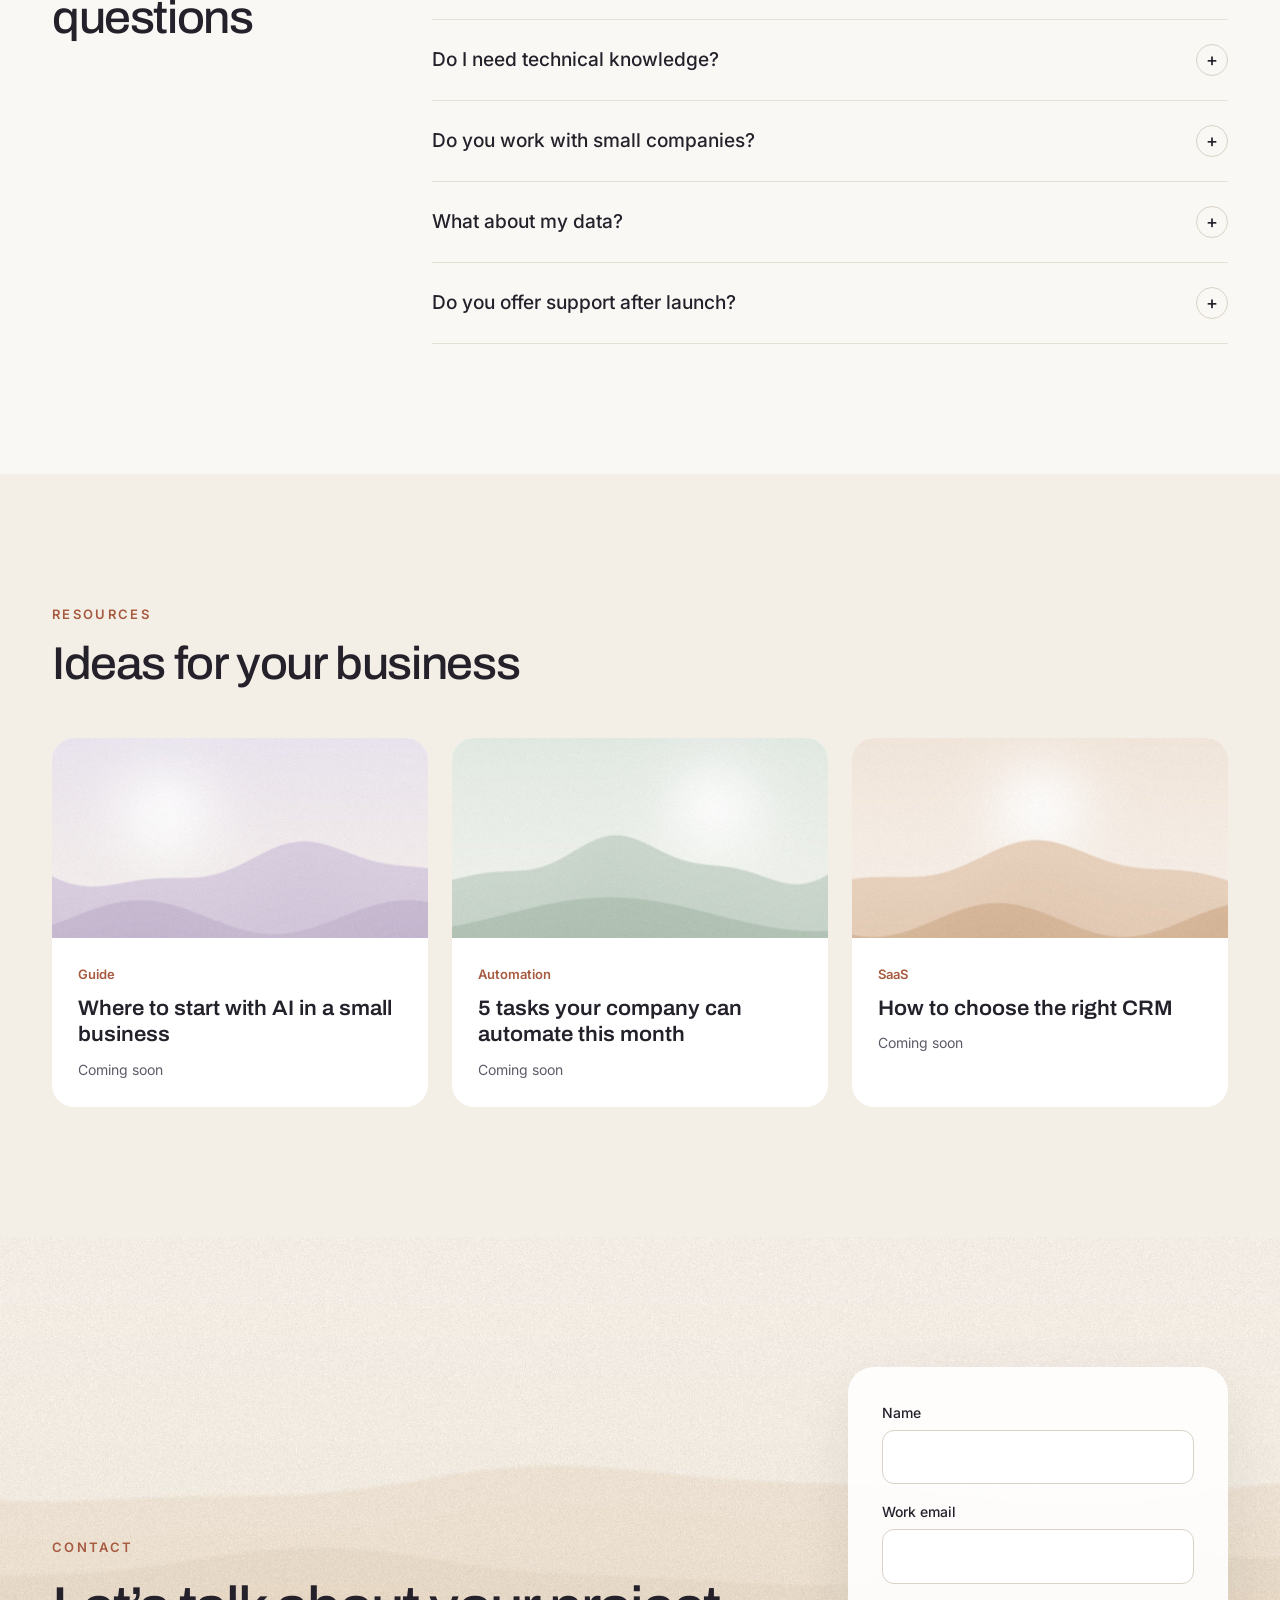
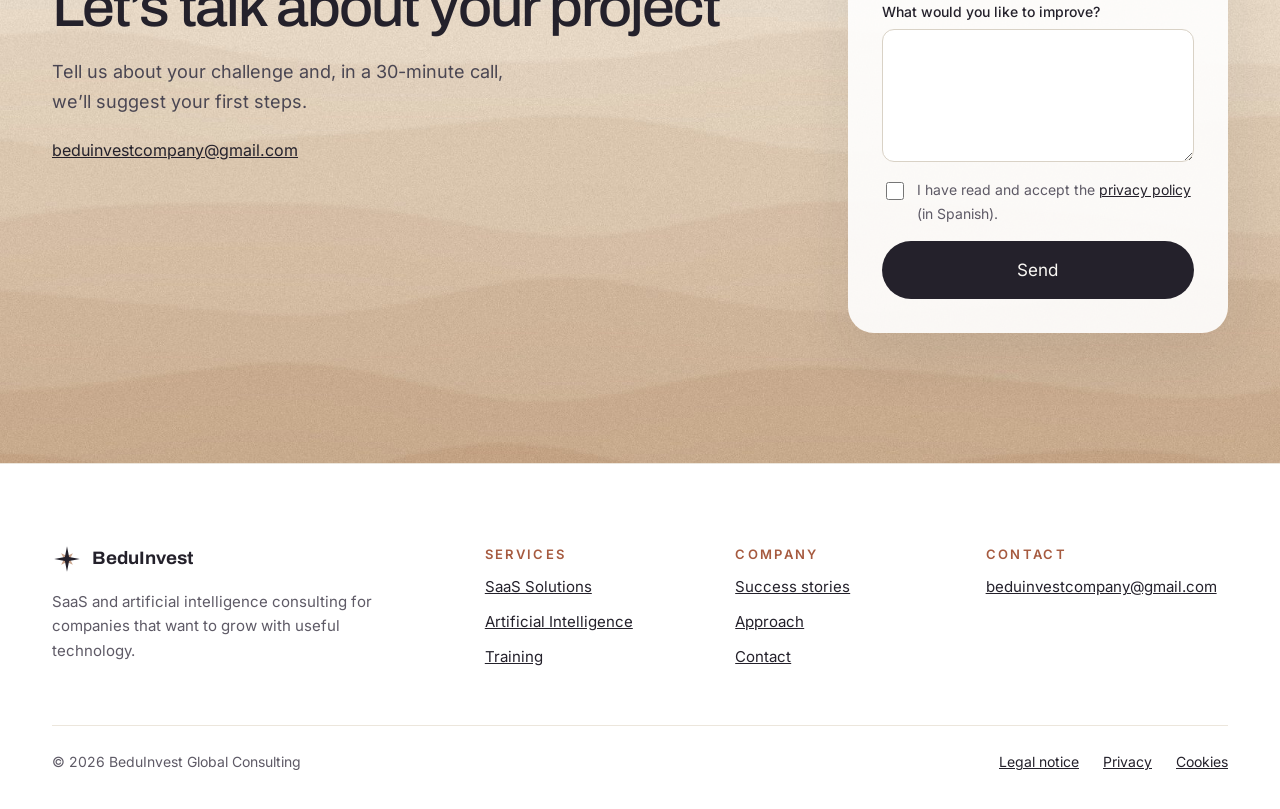
<file: en/index.html>
<!doctype html>
<html lang="en">
<head>
<meta charset="utf-8">
<meta name="viewport" content="width=device-width, initial-scale=1">
<title>BeduInvest Global Consulting — SaaS &amp; Artificial Intelligence Consulting</title>
<meta name="description" content="BeduInvest Global Consulting: SaaS solutions and artificial intelligence implementation consulting for businesses.">
<link rel="canonical" href="https://beduinvest.com/en/">
<link rel="alternate" hreflang="en" href="https://beduinvest.com/en/">
<link rel="alternate" hreflang="es" href="https://beduinvest.com/">
<link rel="alternate" hreflang="x-default" href="https://beduinvest.com/">
<meta property="og:type" content="website">
<meta property="og:title" content="BeduInvest Global Consulting">
<meta property="og:description" content="BeduInvest Global Consulting: SaaS solutions and artificial intelligence implementation consulting for businesses.">
<meta property="og:url" content="https://beduinvest.com/en/">
<meta property="og:image" content="https://beduinvest.com/assets/img/hero-dunas.jpg">
<meta name="theme-color" content="#FAF8F4">
<link rel="icon" href="/favicon.svg" type="image/svg+xml">
<link rel="preload" href="/assets/fonts/archivo.woff2" as="font" type="font/woff2" crossorigin>
<link rel="preload" href="/assets/fonts/inter.woff2" as="font" type="font/woff2" crossorigin>
<link rel="stylesheet" href="/assets/styles.css">
</head>
<body>
<a href="#main" class="skip">Skip to content</a>

<section id="home" style="position:relative;overflow:hidden;min-height:min(780px,100vh);display:flex;flex-direction:column">
<div class="bg-hero kb" aria-hidden="true" style="position:absolute;inset:0"></div>
<header style="position:relative;width:100%">
<nav aria-label="Main" class="wrap" style="padding-top:26px;padding-bottom:26px;display:flex;flex-wrap:wrap;align-items:center;justify-content:space-between;gap:16px">
<a href="/en/" style="display:flex;align-items:center;gap:10px;text-decoration:none"><svg width="30" height="30" viewBox="0 0 40 40" aria-hidden="true"><polygon points="27.8,12.2 24,20 27.8,27.8 20,24 12.2,27.8 16,20 12.2,12.2 20,16" fill="#C9A48C"></polygon><polygon points="20,3 22.8,17.2 37,20 22.8,22.8 20,37 17.2,22.8 3,20 17.2,17.2" fill="#24212B"></polygon></svg><span style="display:flex;flex-direction:column;line-height:1.1"><span class="hd" style="font-weight:700;font-size:18px;letter-spacing:.01em">BeduInvest</span><span style="font-size:10px;letter-spacing:.2em;text-transform:uppercase;color:#5E5A66">Global Consulting</span></span></a>
<div style="display:flex;flex-wrap:wrap;align-items:center;gap:6px 30px;font-size:15px">
<a href="#services" style="text-decoration:none;padding:10px 0">Services</a>
<a href="#success-stories" style="text-decoration:none;padding:10px 0">Success stories</a>
<a href="#approach" style="text-decoration:none;padding:10px 0">Approach</a>
<span style="display:flex;gap:8px;font-size:13px;font-weight:600;letter-spacing:.06em"><a href="/" lang="es" hreflang="es" aria-label="Versión en español" style="text-decoration:none;padding:4px 0;color:#5E5A66">ES</a><span aria-current="true" style="border-bottom:1.5px solid #24212B;padding:4px 0">EN</span></span>
<a href="#contact" class="btn btn-dark" style="padding:11px 22px">Contact</a>
</div>
</nav>
</header>
<div class="wrap" style="position:relative;flex:1;width:100%;padding-top:96px;padding-bottom:220px;display:flex;flex-direction:column;gap:26px">
<p class="label fu d1">SaaS &amp; Artificial Intelligence Consulting</p>
<h1 class="hd fu d2" style="margin:0;font-weight:500;font-size:clamp(2.6rem,5.6vw,5rem);line-height:1.04;letter-spacing:-0.035em;max-width:860px">Technology that guides your business towards what’s next.</h1>
<p class="fu d3" style="margin:0;font-size:19px;color:#4A4652;max-width:540px">We select, implement and support SaaS and AI solutions that make your company’s day-to-day simpler.</p>
<div class="fu d3" style="display:flex;flex-wrap:wrap;gap:12px;padding-top:8px">
<a href="#contact" class="btn btn-dark">Request an assessment</a>
<a href="#success-stories" class="btn btn-light">See success stories</a>
</div>
</div>
</section>

<main id="main">
<section aria-labelledby="intro-t" class="wrap" style="padding-top:140px;padding-bottom:140px;display:flex;flex-wrap:wrap;gap:40px 80px">
<p class="label" style="flex:1 1 200px">Who we are</p>
<h2 id="intro-t" class="hd" style="flex:999 1 600px;min-width:0;margin:0;font-weight:400;font-size:clamp(1.7rem,3vw,2.6rem);line-height:1.3;letter-spacing:-0.02em">We are a consultancy that brings strategy and technology together. We listen first, propose second, and stay with you until the solution truly works.</h2>
</section>

<section id="services" aria-labelledby="svc-t" style="background:#FFFFFF;border-top:1px solid #ECE6DC;border-bottom:1px solid #ECE6DC">
<div class="wrap" style="padding-top:130px;padding-bottom:130px;display:flex;flex-direction:column;gap:56px">
<div style="display:flex;flex-wrap:wrap;align-items:flex-end;justify-content:space-between;gap:24px">
<div style="display:flex;flex-direction:column;gap:14px;max-width:600px"><p class="label">Services</p><h2 id="svc-t" class="hd h2">What we do</h2></div>
<div class="seg" role="group" aria-label="Choose a service area" style="background:#F3EFE8">
<button type="button" aria-pressed="true" data-svc="saas">SaaS Solutions</button>
<button type="button" aria-pressed="false" data-svc="ia">Artificial Intelligence</button>
</div>
</div>
<div id="svc-saas" style="display:grid;grid-template-columns:repeat(auto-fit,minmax(250px,1fr));border-top:1px solid #E5DFD5">
<article style="padding:34px 28px 10px 0;display:flex;flex-direction:column;gap:12px"><span style="font-size:13px;font-weight:600;color:#A65A3F">01</span><h3 class="hd" style="margin:0;font-size:22px;font-weight:600;line-height:1.25;letter-spacing:-0.01em">Software selection</h3><p style="margin:0;font-size:16px;color:#5E5A66">We compare CRM, ERP and management tools and help you choose the best fit.</p></article>
<article style="padding:34px 28px 10px 0;display:flex;flex-direction:column;gap:12px"><span style="font-size:13px;font-weight:600;color:#A65A3F">02</span><h3 class="hd" style="margin:0;font-size:22px;font-weight:600;line-height:1.25;letter-spacing:-0.01em">Implementation &amp; migration</h3><p style="margin:0;font-size:16px;color:#5E5A66">We set up the platform and move your data with no losses and no downtime.</p></article>
<article style="padding:34px 28px 10px 0;display:flex;flex-direction:column;gap:12px"><span style="font-size:13px;font-weight:600;color:#A65A3F">03</span><h3 class="hd" style="margin:0;font-size:22px;font-weight:600;line-height:1.25;letter-spacing:-0.01em">Integrations</h3><p style="margin:0;font-size:16px;color:#5E5A66">We connect your apps: website, CRM, invoicing, email and WhatsApp.</p></article>
<article style="padding:34px 28px 10px 0;display:flex;flex-direction:column;gap:12px"><span style="font-size:13px;font-weight:600;color:#A65A3F">04</span><h3 class="hd" style="margin:0;font-size:22px;font-weight:600;line-height:1.25;letter-spacing:-0.01em">Custom SaaS</h3><p style="margin:0;font-size:16px;color:#5E5A66">If the tool you need doesn’t exist yet, we design and build it with you.</p></article>
</div>
<div id="svc-ia" hidden style="display:grid;grid-template-columns:repeat(auto-fit,minmax(250px,1fr));border-top:1px solid #E5DFD5">
<article style="padding:34px 28px 10px 0;display:flex;flex-direction:column;gap:12px"><span style="font-size:13px;font-weight:600;color:#A65A3F">01</span><h3 class="hd" style="margin:0;font-size:22px;font-weight:600;line-height:1.25;letter-spacing:-0.01em">AI strategy</h3><p style="margin:0;font-size:16px;color:#5E5A66">A roadmap with the highest-impact use cases for your business.</p></article>
<article style="padding:34px 28px 10px 0;display:flex;flex-direction:column;gap:12px"><span style="font-size:13px;font-weight:600;color:#A65A3F">02</span><h3 class="hd" style="margin:0;font-size:22px;font-weight:600;line-height:1.25;letter-spacing:-0.01em">Assistants &amp; chatbots</h3><p style="margin:0;font-size:16px;color:#5E5A66">24/7 customer support on web and WhatsApp, trained on your own information.</p></article>
<article style="padding:34px 28px 10px 0;display:flex;flex-direction:column;gap:12px"><span style="font-size:13px;font-weight:600;color:#A65A3F">03</span><h3 class="hd" style="margin:0;font-size:22px;font-weight:600;line-height:1.25;letter-spacing:-0.01em">Automation agents</h3><p style="margin:0;font-size:16px;color:#5E5A66">AI that answers emails, updates your CRM and generates reports.</p></article>
<article style="padding:34px 28px 10px 0;display:flex;flex-direction:column;gap:12px"><span style="font-size:13px;font-weight:600;color:#A65A3F">04</span><h3 class="hd" style="margin:0;font-size:22px;font-weight:600;line-height:1.25;letter-spacing:-0.01em">Team training</h3><p style="margin:0;font-size:16px;color:#5E5A66">Hands-on workshops to use AI safely and with good judgement.</p></article>
</div>
</div>
</section>

<section aria-labelledby="sect-t" class="wrap" style="padding-top:130px;padding-bottom:130px;display:flex;flex-wrap:wrap;gap:48px 80px">
<div style="flex:1 1 300px;min-width:0;display:flex;flex-direction:column;gap:14px">
<p class="label">Industries</p>
<h2 id="sect-t" class="hd h2">Experience in your industry</h2>
<p class="muted" style="margin:0;font-size:17px;max-width:380px">We tailor every solution to how your business works, its processes and its regulations.</p>
</div>
<ul style="flex:999 1 560px;min-width:0;margin:0;padding:0;list-style:none;display:grid;grid-template-columns:repeat(auto-fit,minmax(240px,1fr));column-gap:40px">
<li style="border-top: 1px solid #E5DFD5; padding: 22px 0; display: flex; gap: 18px; align-items: baseline"><span style="font-size: 13px; font-weight: 600; color: #A65A3F; min-width: 24px">01</span><span style="display: flex; flex-direction: column; gap: 4px"><span class="hd" style="font-size: 20px; font-weight: 600">Real estate</span><span style="font-size: 15px; color: #5E5A66">Lead management, viewings and contracts.</span></span></li>
<li style="border-top: 1px solid #E5DFD5; padding: 22px 0; display: flex; gap: 18px; align-items: baseline"><span style="font-size: 13px; font-weight: 600; color: #A65A3F; min-width: 24px">02</span><span style="display: flex; flex-direction: column; gap: 4px"><span class="hd" style="font-size: 20px; font-weight: 600">Retail &amp; e-commerce</span><span style="font-size: 15px; color: #5E5A66">Stock, orders and customer service.</span></span></li>
<li style="border-top: 1px solid #E5DFD5; padding: 22px 0; display: flex; gap: 18px; align-items: baseline"><span style="font-size: 13px; font-weight: 600; color: #A65A3F; min-width: 24px">03</span><span style="display: flex; flex-direction: column; gap: 4px"><span class="hd" style="font-size: 20px; font-weight: 600">Professional services</span><span style="font-size: 15px; color: #5E5A66">Documents, invoicing and CRM.</span></span></li>
<li style="border-top: 1px solid #E5DFD5; padding: 22px 0; display: flex; gap: 18px; align-items: baseline"><span style="font-size: 13px; font-weight: 600; color: #A65A3F; min-width: 24px">04</span><span style="display: flex; flex-direction: column; gap: 4px"><span class="hd" style="font-size: 20px; font-weight: 600">Logistics</span><span style="font-size: 15px; color: #5E5A66">Tracking, routes and automatic alerts.</span></span></li>
<li style="border-top: 1px solid #E5DFD5; padding: 22px 0; display: flex; gap: 18px; align-items: baseline"><span style="font-size: 13px; font-weight: 600; color: #A65A3F; min-width: 24px">05</span><span style="display: flex; flex-direction: column; gap: 4px"><span class="hd" style="font-size: 20px; font-weight: 600">Private healthcare</span><span style="font-size: 15px; color: #5E5A66">Appointments, reminders and patient management.</span></span></li>
<li style="border-top: 1px solid #E5DFD5; padding: 22px 0; display: flex; gap: 18px; align-items: baseline"><span style="font-size: 13px; font-weight: 600; color: #A65A3F; min-width: 24px">06</span><span style="display: flex; flex-direction: column; gap: 4px"><span class="hd" style="font-size: 20px; font-weight: 600">Tourism &amp; hospitality</span><span style="font-size: 15px; color: #5E5A66">Bookings, reviews and omnichannel messaging.</span></span></li>
</ul>
</section>

<section aria-label="Our philosophy" class="bg-band" style="min-height:560px;display:flex;align-items:center;justify-content:center;padding:80px 32px">
<p class="hd" style="margin:0;max-width:820px;text-align:center;font-weight:400;font-size:clamp(1.7rem,3.2vw,2.7rem);line-height:1.3;letter-spacing:-0.02em">Like the desert navigators of old, we are guided by what matters most: your business, your people and your goals.</p>
</section>

<section id="success-stories" aria-labelledby="cases-t" style="background:#F3EEE6">
<div class="wrap" style="padding-top:130px;padding-bottom:130px;display:flex;flex-direction:column;gap:48px">
<div style="display:flex;flex-wrap:wrap;align-items:flex-end;justify-content:space-between;gap:24px">
<div style="display:flex;flex-direction:column;gap:14px;max-width:600px"><p class="label">Success stories</p><h2 id="cases-t" class="hd h2">Results for companies like yours</h2></div>
<div class="seg" role="tablist" aria-label="Choose a success story" style="background:#FFFFFF"><button type="button" role="tab" id="case-tab-0" aria-controls="case-0" aria-pressed="true" aria-selected="true" data-case="0">Real estate</button><button type="button" role="tab" id="case-tab-1" aria-controls="case-1" aria-pressed="false" aria-selected="false" data-case="1">E-commerce</button><button type="button" role="tab" id="case-tab-2" aria-controls="case-2" aria-pressed="false" aria-selected="false" data-case="2">Accounting</button></div>
</div>
<article id="case-0" role="tabpanel" aria-labelledby="case-tab-0" class="fu" style="background:#FFFFFF;border-radius:28px;overflow:hidden;display:flex;flex-wrap:wrap">
<img src="/assets/img/caso-1.jpg" alt="" loading="lazy" width="1200" height="900" style="flex:1 1 380px;min-width:0;width:100%;height:auto;min-height:320px;max-height:560px;object-fit:cover;display:block">
<div class="case-body" style="flex:999 1 480px;min-width:0;padding:48px;display:flex;flex-direction:column;gap:24px">
<p style="margin:0;display:flex;flex-wrap:wrap;gap:10px;align-items:center;font-size:13px;font-weight:600;letter-spacing:.14em;text-transform:uppercase;color:#5E5A66">Real estate · Barcelona<span style="letter-spacing:.06em;text-transform:none;font-weight:500;background:#F3EEE6;color:#7A4A36;padding:4px 10px;border-radius:999px">Illustrative case</span></p>
<h3 class="hd" style="margin:0;font-weight:500;font-size:clamp(1.6rem,2.6vw,2.2rem);line-height:1.15;letter-spacing:-0.02em">No enquiry left unanswered, even at 11 pm</h3>
<div style="display:grid;grid-template-columns:repeat(auto-fit,minmax(200px,1fr));gap:24px">
<div style="display:flex;flex-direction:column;gap:6px"><p style="margin:0;font-size:13px;font-weight:600;color:#A65A3F">The challenge</p><p style="margin:0;font-size:15px;color:#5E5A66">The agency was losing prospects who wrote after hours and spent hours filtering enquiries.</p></div>
<div style="display:flex;flex-direction:column;gap:6px"><p style="margin:0;font-size:13px;font-weight:600;color:#A65A3F">The solution</p><p style="margin:0;font-size:15px;color:#5E5A66">An AI assistant on WhatsApp and web that replies, qualifies, books viewings and logs everything in the CRM.</p></div>
</div>
<div style="display:grid;grid-template-columns:repeat(auto-fit,minmax(130px,1fr));gap:16px;border-top:1px solid #ECE6DC;padding-top:24px"><div style="display:flex;flex-direction:column;gap:2px"><span class="hd" style="font-weight:500;font-size:34px;line-height:1.1;letter-spacing:-0.02em">24/7</span><span style="font-size:14px;color:#5E5A66">support for prospects</span></div><div style="display:flex;flex-direction:column;gap:2px"><span class="hd" style="font-weight:500;font-size:34px;line-height:1.1;letter-spacing:-0.02em">x3</span><span style="font-size:14px;color:#5E5A66">viewings booked</span></div><div style="display:flex;flex-direction:column;gap:2px"><span class="hd" style="font-weight:500;font-size:34px;line-height:1.1;letter-spacing:-0.02em">−60%</span><span style="font-size:14px;color:#5E5A66">manual tasks</span></div></div>
</div>
</article>
<article id="case-1" role="tabpanel" aria-labelledby="case-tab-1" class="fu" style="background:#FFFFFF;border-radius:28px;overflow:hidden;display:flex;flex-wrap:wrap" hidden>
<img src="/assets/img/caso-2.jpg" alt="" loading="lazy" width="1200" height="900" style="flex:1 1 380px;min-width:0;width:100%;height:auto;min-height:320px;max-height:560px;object-fit:cover;display:block">
<div class="case-body" style="flex:999 1 480px;min-width:0;padding:48px;display:flex;flex-direction:column;gap:24px">
<p style="margin:0;display:flex;flex-wrap:wrap;gap:10px;align-items:center;font-size:13px;font-weight:600;letter-spacing:.14em;text-transform:uppercase;color:#5E5A66">Online fashion · Valencia<span style="letter-spacing:.06em;text-transform:none;font-weight:500;background:#F3EEE6;color:#7A4A36;padding:4px 10px;border-radius:999px">Illustrative case</span></p>
<h3 class="hd" style="margin:0;font-weight:500;font-size:clamp(1.6rem,2.6vw,2.2rem);line-height:1.15;letter-spacing:-0.02em">Stock always up to date, orders anticipated</h3>
<div style="display:grid;grid-template-columns:repeat(auto-fit,minmax(200px,1fr));gap:24px">
<div style="display:flex;flex-direction:column;gap:6px"><p style="margin:0;font-size:13px;font-weight:600;color:#A65A3F">The challenge</p><p style="margin:0;font-size:15px;color:#5E5A66">Bestsellers kept running out while other products piled up, with scattered data.</p></div>
<div style="display:flex;flex-direction:column;gap:6px"><p style="margin:0;font-size:13px;font-weight:600;color:#A65A3F">The solution</p><p style="margin:0;font-size:15px;color:#5E5A66">A single dashboard for sales, warehouse and online store, with AI demand forecasting and restock alerts.</p></div>
</div>
<div style="display:grid;grid-template-columns:repeat(auto-fit,minmax(130px,1fr));gap:16px;border-top:1px solid #ECE6DC;padding-top:24px"><div style="display:flex;flex-direction:column;gap:2px"><span class="hd" style="font-weight:500;font-size:34px;line-height:1.1;letter-spacing:-0.02em">−35%</span><span style="font-size:14px;color:#5E5A66">stockouts</span></div><div style="display:flex;flex-direction:column;gap:2px"><span class="hd" style="font-weight:500;font-size:34px;line-height:1.1;letter-spacing:-0.02em">+18%</span><span style="font-size:14px;color:#5E5A66">peak-season sales</span></div><div style="display:flex;flex-direction:column;gap:2px"><span class="hd" style="font-weight:500;font-size:34px;line-height:1.1;letter-spacing:-0.02em">8 h</span><span style="font-size:14px;color:#5E5A66">saved per week</span></div></div>
</div>
</article>
<article id="case-2" role="tabpanel" aria-labelledby="case-tab-2" class="fu" style="background:#FFFFFF;border-radius:28px;overflow:hidden;display:flex;flex-wrap:wrap" hidden>
<img src="/assets/img/caso-3.jpg" alt="" loading="lazy" width="1200" height="900" style="flex:1 1 380px;min-width:0;width:100%;height:auto;min-height:320px;max-height:560px;object-fit:cover;display:block">
<div class="case-body" style="flex:999 1 480px;min-width:0;padding:48px;display:flex;flex-direction:column;gap:24px">
<p style="margin:0;display:flex;flex-wrap:wrap;gap:10px;align-items:center;font-size:13px;font-weight:600;letter-spacing:.14em;text-transform:uppercase;color:#5E5A66">Tax advisory firm · Madrid<span style="letter-spacing:.06em;text-transform:none;font-weight:500;background:#F3EEE6;color:#7A4A36;padding:4px 10px;border-radius:999px">Illustrative case</span></p>
<h3 class="hd" style="margin:0;font-weight:500;font-size:clamp(1.6rem,2.6vw,2.2rem);line-height:1.15;letter-spacing:-0.02em">Invoices and documents that process themselves</h3>
<div style="display:grid;grid-template-columns:repeat(auto-fit,minmax(200px,1fr));gap:24px">
<div style="display:flex;flex-direction:column;gap:6px"><p style="margin:0;font-size:13px;font-weight:600;color:#A65A3F">The challenge</p><p style="margin:0;font-size:15px;color:#5E5A66">Hundreds of documents arrived by email every month and were sorted by hand.</p></div>
<div style="display:flex;flex-direction:column;gap:6px"><p style="margin:0;font-size:13px;font-weight:600;color:#A65A3F">The solution</p><p style="margin:0;font-size:15px;color:#5E5A66">An AI workflow that reads each document, extracts and validates the data and sends it to the accounting software.</p></div>
</div>
<div style="display:grid;grid-template-columns:repeat(auto-fit,minmax(130px,1fr));gap:16px;border-top:1px solid #ECE6DC;padding-top:24px"><div style="display:flex;flex-direction:column;gap:2px"><span class="hd" style="font-weight:500;font-size:34px;line-height:1.1;letter-spacing:-0.02em">−80%</span><span style="font-size:14px;color:#5E5A66">sorting time</span></div><div style="display:flex;flex-direction:column;gap:2px"><span class="hd" style="font-weight:500;font-size:34px;line-height:1.1;letter-spacing:-0.02em">1,200</span><span style="font-size:14px;color:#5E5A66">documents per month</span></div><div style="display:flex;flex-direction:column;gap:2px"><span class="hd" style="font-weight:500;font-size:34px;line-height:1.1;letter-spacing:-0.02em">2 days</span><span style="font-size:14px;color:#5E5A66">faster month-end close</span></div></div>
</div>
</article>
<p class="muted" style="margin:0;font-size:13px">Illustrative cases based on typical projects: figures are indicative and do not refer to specific clients.</p>
</div>
</section>

<section aria-labelledby="why-t" style="background:#F1EEF4">
<div class="wrap" style="padding-top:130px;padding-bottom:130px;display:flex;flex-direction:column;gap:56px">
<div style="display:flex;flex-direction:column;gap:14px;max-width:640px"><p class="label">Why BeduInvest</p><h2 id="why-t" class="hd h2">What sets us apart</h2></div>
<div style="display:grid;grid-template-columns:repeat(auto-fit,minmax(250px,1fr));gap:20px">
<div class="card" style="background: #FFFFFF; border-radius: 22px; padding: 30px; display: flex; flex-direction: column; gap: 14px"><span style="width: 44px; height: 44px; border-radius: 50%; background: #F3EEE6; display: flex; align-items: center; justify-content: center"><svg width="20" height="20" viewBox="0 0 24 24" fill="none" stroke="#A65A3F" stroke-width="1.8" stroke-linecap="round" stroke-linejoin="round" aria-hidden="true"><path d="M12 3l7 4v5c0 4.5-3 7.5-7 9-4-1.5-7-4.5-7-9V7z"></path></svg></span><h3 class="hd" style="margin: 0; font-size: 21px; font-weight: 600">Independence</h3><p style="margin: 0; font-size: 15px; color: #5E5A66">We recommend the tool that suits you, not the one that suits us to sell.</p></div>
<div class="card" style="background: #FFFFFF; border-radius: 22px; padding: 30px; display: flex; flex-direction: column; gap: 14px"><span style="width: 44px; height: 44px; border-radius: 50%; background: #F3EEE6; display: flex; align-items: center; justify-content: center"><svg width="20" height="20" viewBox="0 0 24 24" fill="none" stroke="#A65A3F" stroke-width="1.8" stroke-linecap="round" stroke-linejoin="round" aria-hidden="true"><path d="M4 19h16"></path><path d="M7 15l4-4 3 3 5-6"></path></svg></span><h3 class="hd" style="margin: 0; font-size: 21px; font-weight: 600">Measurable results</h3><p style="margin: 0; font-size: 15px; color: #5E5A66">Every project starts with clear goals and is measured against them.</p></div>
<div class="card" style="background: #FFFFFF; border-radius: 22px; padding: 30px; display: flex; flex-direction: column; gap: 14px"><span style="width: 44px; height: 44px; border-radius: 50%; background: #F3EEE6; display: flex; align-items: center; justify-content: center"><svg width="20" height="20" viewBox="0 0 24 24" fill="none" stroke="#A65A3F" stroke-width="1.8" stroke-linecap="round" stroke-linejoin="round" aria-hidden="true"><path d="M4 6h16"></path><path d="M4 12h10"></path><path d="M4 18h14"></path></svg></span><h3 class="hd" style="margin: 0; font-size: 21px; font-weight: 600">Plain language</h3><p style="margin: 0; font-size: 15px; color: #5E5A66">No jargon: you’ll know what we do, why, and what it costs.</p></div>
<div class="card" style="background: #FFFFFF; border-radius: 22px; padding: 30px; display: flex; flex-direction: column; gap: 14px"><span style="width: 44px; height: 44px; border-radius: 50%; background: #F3EEE6; display: flex; align-items: center; justify-content: center"><svg width="20" height="20" viewBox="0 0 24 24" fill="none" stroke="#A65A3F" stroke-width="1.8" stroke-linecap="round" stroke-linejoin="round" aria-hidden="true"><rect x="5" y="10" width="14" height="10" rx="2"></rect><path d="M8 10V7a4 4 0 0 1 8 0v3"></path></svg></span><h3 class="hd" style="margin: 0; font-size: 21px; font-weight: 600">Data protection</h3><p style="margin: 0; font-size: 15px; color: #5E5A66">We design with privacy and GDPR in mind from day one.</p></div>
</div>
</div>
</section>

<section id="approach" aria-labelledby="method-t" class="wrap" style="padding-top:130px;padding-bottom:130px;display:flex;flex-direction:column;gap:56px">
<div style="display:flex;flex-direction:column;gap:14px;max-width:600px"><p class="label">Approach</p><h2 id="method-t" class="hd h2">A clear path, in four steps</h2></div>
<ol style="margin:0;padding:0;list-style:none;display:grid;grid-template-columns:repeat(auto-fit,minmax(230px,1fr));gap:32px">
<li style="border-top: 1px solid #24212B; padding-top: 22px; display: flex; flex-direction: column; gap: 10px"><span style="font-size: 13px; font-weight: 600; color: #A65A3F">01</span><h3 class="hd" style="margin: 0; font-size: 22px; font-weight: 600; letter-spacing: -0.01em">Assessment</h3><p style="margin: 0; font-size: 16px; color: #5E5A66">We analyse your processes and find where technology adds the most value.</p></li>
<li style="border-top: 1px solid #24212B; padding-top: 22px; display: flex; flex-direction: column; gap: 10px"><span style="font-size: 13px; font-weight: 600; color: #A65A3F">02</span><h3 class="hd" style="margin: 0; font-size: 22px; font-weight: 600; letter-spacing: -0.01em">Design</h3><p style="margin: 0; font-size: 16px; color: #5E5A66">We present the solution, a project plan and a fixed-price proposal.</p></li>
<li style="border-top: 1px solid #24212B; padding-top: 22px; display: flex; flex-direction: column; gap: 10px"><span style="font-size: 13px; font-weight: 600; color: #A65A3F">03</span><h3 class="hd" style="margin: 0; font-size: 22px; font-weight: 600; letter-spacing: -0.01em">Implementation</h3><p style="margin: 0; font-size: 16px; color: #5E5A66">We configure, integrate and test in phases, without disrupting your operations.</p></li>
<li style="border-top: 1px solid #24212B; padding-top: 22px; display: flex; flex-direction: column; gap: 10px"><span style="font-size: 13px; font-weight: 600; color: #A65A3F">04</span><h3 class="hd" style="margin: 0; font-size: 22px; font-weight: 600; letter-spacing: -0.01em">Ongoing support</h3><p style="margin: 0; font-size: 16px; color: #5E5A66">We train your team, measure results and keep improving alongside you.</p></li>
</ol>
</section>

<section aria-labelledby="plans-t" style="background:#FFFFFF;border-top:1px solid #ECE6DC;border-bottom:1px solid #ECE6DC">
<div class="wrap" style="padding-top:130px;padding-bottom:130px;display:flex;flex-direction:column;gap:56px">
<div style="display:flex;flex-wrap:wrap;align-items:flex-end;justify-content:space-between;gap:24px">
<div style="display:flex;flex-direction:column;gap:14px;max-width:640px"><p class="label">How we work</p><h2 id="plans-t" class="hd h2">Ways to work together</h2></div>
<p class="muted" style="margin:0;font-size:16px;max-width:380px">Start with an assessment and grow at your own pace. We tailor a quote to your needs.</p>
</div>
<div style="display:grid;grid-template-columns:repeat(auto-fit,minmax(290px,1fr));gap:20px">
<article class="card" style="background:#FAF8F4;color:#24212B;border:1px solid #ECE6DC;border-radius:26px;padding:34px;display:flex;flex-direction:column;gap:20px"><p style="margin:0;font-size:13px;font-weight:600;letter-spacing:.14em;text-transform:uppercase;color:#C9A48C">Starting point</p><h3 class="hd" style="margin:0;font-size:28px;font-weight:500;letter-spacing:-0.02em">Assessment</h3><p style="margin:0;font-size:15px;color:#5E5A66">We analyse your company and deliver a prioritised roadmap.</p><p class="hd" style="margin:0;font-size:20px;font-weight:500">Custom quote</p><ul style="margin:0;padding:0;list-style:none;display:flex;flex-direction:column;gap:10px;flex:1"><li style="display:flex;gap:10px;font-size:15px;color:#5E5A66"><svg width="18" height="18" viewBox="0 0 24 24" fill="none" stroke="#C9A48C" stroke-width="2.2" stroke-linecap="round" stroke-linejoin="round" aria-hidden="true" style="flex:none;margin-top:3px"><path d="M20 6 9 17l-5-5"></path></svg>Interviews with your team</li><li style="display:flex;gap:10px;font-size:15px;color:#5E5A66"><svg width="18" height="18" viewBox="0 0 24 24" fill="none" stroke="#C9A48C" stroke-width="2.2" stroke-linecap="round" stroke-linejoin="round" aria-hidden="true" style="flex:none;margin-top:3px"><path d="M20 6 9 17l-5-5"></path></svg>Process map</li><li style="display:flex;gap:10px;font-size:15px;color:#5E5A66"><svg width="18" height="18" viewBox="0 0 24 24" fill="none" stroke="#C9A48C" stroke-width="2.2" stroke-linecap="round" stroke-linejoin="round" aria-hidden="true" style="flex:none;margin-top:3px"><path d="M20 6 9 17l-5-5"></path></svg>Action plan with budget</li></ul><a href="#contact" class="btn" style="align-self:flex-start;background:#24212B;color:#FAF8F4;text-decoration:none;font-weight:500;padding:13px 24px;border-radius:999px">Request a quote</a></article>
<article class="card" style="background:#24212B;color:#FAF8F4;border:1px solid #24212B;border-radius:26px;padding:34px;display:flex;flex-direction:column;gap:20px"><p style="margin:0;font-size:13px;font-weight:600;letter-spacing:.14em;text-transform:uppercase;color:#C9A48C">Most popular</p><h3 class="hd" style="margin:0;font-size:28px;font-weight:500;letter-spacing:-0.02em">Implementation</h3><p style="margin:0;font-size:15px;color:#CFCAD6">We roll out the agreed solution from start to finish.</p><p class="hd" style="margin:0;font-size:20px;font-weight:500">Custom quote</p><ul style="margin:0;padding:0;list-style:none;display:flex;flex-direction:column;gap:10px;flex:1"><li style="display:flex;gap:10px;font-size:15px;color:#CFCAD6"><svg width="18" height="18" viewBox="0 0 24 24" fill="none" stroke="#C9A48C" stroke-width="2.2" stroke-linecap="round" stroke-linejoin="round" aria-hidden="true" style="flex:none;margin-top:3px"><path d="M20 6 9 17l-5-5"></path></svg>Setup and integrations</li><li style="display:flex;gap:10px;font-size:15px;color:#CFCAD6"><svg width="18" height="18" viewBox="0 0 24 24" fill="none" stroke="#C9A48C" stroke-width="2.2" stroke-linecap="round" stroke-linejoin="round" aria-hidden="true" style="flex:none;margin-top:3px"><path d="M20 6 9 17l-5-5"></path></svg>Data migration</li><li style="display:flex;gap:10px;font-size:15px;color:#CFCAD6"><svg width="18" height="18" viewBox="0 0 24 24" fill="none" stroke="#C9A48C" stroke-width="2.2" stroke-linecap="round" stroke-linejoin="round" aria-hidden="true" style="flex:none;margin-top:3px"><path d="M20 6 9 17l-5-5"></path></svg>User training</li></ul><a href="#contact" class="btn" style="align-self:flex-start;background:#FAF8F4;color:#24212B;text-decoration:none;font-weight:500;padding:13px 24px;border-radius:999px">Request a quote</a></article>
<article class="card" style="background:#FAF8F4;color:#24212B;border:1px solid #ECE6DC;border-radius:26px;padding:34px;display:flex;flex-direction:column;gap:20px"><p style="margin:0;font-size:13px;font-weight:600;letter-spacing:.14em;text-transform:uppercase;color:#C9A48C">Continuous improvement</p><h3 class="hd" style="margin:0;font-size:28px;font-weight:500;letter-spacing:-0.02em">Ongoing support</h3><p style="margin:0;font-size:15px;color:#5E5A66">We stay by your side so technology evolves with your business.</p><p class="hd" style="margin:0;font-size:20px;font-weight:500">Custom quote</p><ul style="margin:0;padding:0;list-style:none;display:flex;flex-direction:column;gap:10px;flex:1"><li style="display:flex;gap:10px;font-size:15px;color:#5E5A66"><svg width="18" height="18" viewBox="0 0 24 24" fill="none" stroke="#C9A48C" stroke-width="2.2" stroke-linecap="round" stroke-linejoin="round" aria-hidden="true" style="flex:none;margin-top:3px"><path d="M20 6 9 17l-5-5"></path></svg>Priority support</li><li style="display:flex;gap:10px;font-size:15px;color:#5E5A66"><svg width="18" height="18" viewBox="0 0 24 24" fill="none" stroke="#C9A48C" stroke-width="2.2" stroke-linecap="round" stroke-linejoin="round" aria-hidden="true" style="flex:none;margin-top:3px"><path d="M20 6 9 17l-5-5"></path></svg>Monthly results review</li><li style="display:flex;gap:10px;font-size:15px;color:#5E5A66"><svg width="18" height="18" viewBox="0 0 24 24" fill="none" stroke="#C9A48C" stroke-width="2.2" stroke-linecap="round" stroke-linejoin="round" aria-hidden="true" style="flex:none;margin-top:3px"><path d="M20 6 9 17l-5-5"></path></svg>New automations</li></ul><a href="#contact" class="btn" style="align-self:flex-start;background:#24212B;color:#FAF8F4;text-decoration:none;font-weight:500;padding:13px 24px;border-radius:999px">Request a quote</a></article>
</div>
</div>
</section>

<section aria-labelledby="faq-t" class="wrap" style="padding-top:130px;padding-bottom:130px;display:flex;flex-wrap:wrap;gap:48px 80px">
<div style="flex:1 1 300px;min-width:0;display:flex;flex-direction:column;gap:14px"><p class="label">FAQ</p><h2 id="faq-t" class="hd h2">Frequently asked questions</h2></div>
<div style="flex:999 1 600px;min-width:0;border-top:1px solid #24212B">
<details><summary>How much does a project cost?<span class="sign" aria-hidden="true">+</span></summary><p>It depends on the scope. After the assessment we give you a fixed quote, with no surprises.</p></details>
<details><summary>How long does implementation take?<span class="sign" aria-hidden="true">+</span></summary><p>Simple projects can be ready in a few weeks; more complex ones are split into phases with deliveries from the start.</p></details>
<details><summary>Do I need technical knowledge?<span class="sign" aria-hidden="true">+</span></summary><p>No. We handle the technical side and train your team to use the tools with confidence.</p></details>
<details><summary>Do you work with small companies?<span class="sign" aria-hidden="true">+</span></summary><p>Yes. We tailor every solution to the size and budget of your business.</p></details>
<details><summary>What about my data?<span class="sign" aria-hidden="true">+</span></summary><p>We work in line with GDPR and choose providers that comply with European data protection rules.</p></details>
<details><summary>Do you offer support after launch?<span class="sign" aria-hidden="true">+</span></summary><p>Yes, through our ongoing support plan or one-off help whenever you need it.</p></details>
</div>
</section>

<section aria-labelledby="res-t" style="background:#F3EEE6">
<div class="wrap" style="padding-top:130px;padding-bottom:130px;display:flex;flex-direction:column;gap:48px">
<div style="display:flex;flex-direction:column;gap:14px;max-width:640px"><p class="label">Resources</p><h2 id="res-t" class="hd h2">Ideas for your business</h2></div>
<div style="display:grid;grid-template-columns:repeat(auto-fit,minmax(280px,1fr));gap:24px">
<article class="card" style="background:#FFFFFF;border-radius:22px;overflow:hidden;display:flex;flex-direction:column"><img src="/assets/img/caso-1.jpg" alt="" loading="lazy" width="1200" height="900" style="width:100%;height:200px;object-fit:cover;display:block"><div style="padding:26px;display:flex;flex-direction:column;gap:10px"><span style="font-size:13px;font-weight:600;color:#A65A3F">Guide</span><h3 class="hd" style="margin:0;font-size:21px;font-weight:600;line-height:1.25">Where to start with AI in a small business</h3><span style="font-size:14px;color:#5E5A66">Coming soon</span></div></article>
<article class="card" style="background:#FFFFFF;border-radius:22px;overflow:hidden;display:flex;flex-direction:column"><img src="/assets/img/caso-2.jpg" alt="" loading="lazy" width="1200" height="900" style="width:100%;height:200px;object-fit:cover;display:block"><div style="padding:26px;display:flex;flex-direction:column;gap:10px"><span style="font-size:13px;font-weight:600;color:#A65A3F">Automation</span><h3 class="hd" style="margin:0;font-size:21px;font-weight:600;line-height:1.25">5 tasks your company can automate this month</h3><span style="font-size:14px;color:#5E5A66">Coming soon</span></div></article>
<article class="card" style="background:#FFFFFF;border-radius:22px;overflow:hidden;display:flex;flex-direction:column"><img src="/assets/img/caso-3.jpg" alt="" loading="lazy" width="1200" height="900" style="width:100%;height:200px;object-fit:cover;display:block"><div style="padding:26px;display:flex;flex-direction:column;gap:10px"><span style="font-size:13px;font-weight:600;color:#A65A3F">SaaS</span><h3 class="hd" style="margin:0;font-size:21px;font-weight:600;line-height:1.25">How to choose the right CRM</h3><span style="font-size:14px;color:#5E5A66">Coming soon</span></div></article>
</div>
</div>
</section>

<section id="contact" aria-labelledby="contact-t" class="bg-contact">
<div class="wrap" style="padding-top:130px;padding-bottom:130px;display:flex;flex-wrap:wrap;gap:56px;align-items:center">
<div style="flex:999 1 460px;min-width:0;display:flex;flex-direction:column;gap:20px">
<p class="label">Contact</p>
<h2 id="contact-t" class="hd" style="margin:0;font-weight:500;font-size:clamp(2.2rem,4.4vw,3.8rem);line-height:1.05;letter-spacing:-0.035em">Let’s talk about your project</h2>
<p style="margin:0;font-size:18px;color:#4A4652;max-width:460px">Tell us about your challenge and, in a 30-minute call, we’ll suggest your first steps.</p>
<p style="margin:0;font-size:16px"><a href="mailto:beduinvestcompany@gmail.com">beduinvestcompany@gmail.com</a></p>
</div>
<form action="https://formsubmit.co/beduinvestcompany@gmail.com" method="POST" style="flex:1 1 380px;min-width:0;display:flex;flex-direction:column;gap:16px;background:rgba(255,255,255,.9);border-radius:26px;padding:34px;box-shadow:0 24px 60px rgba(36,33,43,.08)">
<input type="hidden" name="_subject" value="New message from beduinvest.com (EN)">
<input type="hidden" name="_next" value="https://beduinvest.com/en/thanks.html">
<input type="hidden" name="_template" value="table">
<input type="text" name="_honey" tabindex="-1" autocomplete="off" aria-hidden="true" style="position:absolute;left:-9999px">
<div class="field"><label for="name">Name</label><input id="name" name="name" type="text" autocomplete="name" required></div>
<div class="field"><label for="work-email">Work email</label><input id="work-email" name="email" type="email" autocomplete="email" required></div>
<div class="field"><label for="message">What would you like to improve?</label><textarea id="message" name="message" rows="4" required></textarea></div>
<label class="check"><input type="checkbox" name="privacy" value="accepted" required><span>I have read and accept the <a href="/legal.html#privacidad">privacy policy</a> (in Spanish).</span></label>
<button type="submit" class="btn btn-dark">Send</button>
</form>
</div>
</section>
</main>

<footer style="background:#FFFFFF;border-top:1px solid #ECE6DC">
<div class="wrap" style="padding-top:80px;padding-bottom:36px;display:flex;flex-direction:column;gap:56px">
<div style="display:flex;flex-wrap:wrap;gap:48px">
<div style="flex:2 1 300px;min-width:0;display:flex;flex-direction:column;gap:16px">
<span style="display:flex;align-items:center;gap:10px"><svg width="30" height="30" viewBox="0 0 40 40" aria-hidden="true"><polygon points="27.8,12.2 24,20 27.8,27.8 20,24 12.2,27.8 16,20 12.2,12.2 20,16" fill="#C9A48C"></polygon><polygon points="20,3 22.8,17.2 37,20 22.8,22.8 20,37 17.2,22.8 3,20 17.2,17.2" fill="#24212B"></polygon></svg><span class="hd" style="font-weight:700;font-size:18px">BeduInvest</span></span>
<p class="muted" style="margin:0;font-size:15px;max-width:340px">SaaS and artificial intelligence consulting for companies that want to grow with useful technology.</p>
</div>
<div style="flex:1 1 160px;display:flex;flex-direction:column;gap:10px;font-size:15px"><p class="label">Services</p><a href="#services">SaaS Solutions</a><a href="#services">Artificial Intelligence</a><a href="#services">Training</a></div>
<div style="flex:1 1 160px;display:flex;flex-direction:column;gap:10px;font-size:15px"><p class="label">Company</p><a href="#success-stories">Success stories</a><a href="#approach">Approach</a><a href="#contact">Contact</a></div>
<div style="flex:1 1 200px;display:flex;flex-direction:column;gap:10px;font-size:15px"><p class="label">Contact</p><a href="mailto:beduinvestcompany@gmail.com">beduinvestcompany@gmail.com</a></div>
</div>
<div style="display:flex;flex-wrap:wrap;align-items:center;justify-content:space-between;gap:16px;border-top:1px solid #ECE6DC;padding-top:24px;font-size:14px;color:#5E5A66">
<p style="margin:0">© 2026 BeduInvest Global Consulting</p>
<div style="display:flex;flex-wrap:wrap;gap:24px"><a href="/legal.html#aviso-legal">Legal notice</a><a href="/legal.html#privacidad">Privacy</a><a href="/legal.html#cookies">Cookies</a></div>
</div>
</div>
</footer>

<script>
(function(){
  var sb=document.querySelectorAll('[data-svc]');
  sb.forEach(function(b){b.addEventListener('click',function(){
    sb.forEach(function(x){x.setAttribute('aria-pressed',x===b?'true':'false');});
    document.getElementById('svc-saas').hidden=b.dataset.svc!=='saas';
    document.getElementById('svc-ia').hidden=b.dataset.svc!=='ia';
  });});
  var cb=document.querySelectorAll('[data-case]');
  cb.forEach(function(b){b.addEventListener('click',function(){
    cb.forEach(function(x){var on=x===b;x.setAttribute('aria-pressed',on?'true':'false');x.setAttribute('aria-selected',on?'true':'false');document.getElementById('case-'+x.dataset.case).hidden=!on;});
  });});
})();
</script>
</body>
</html>
</file>
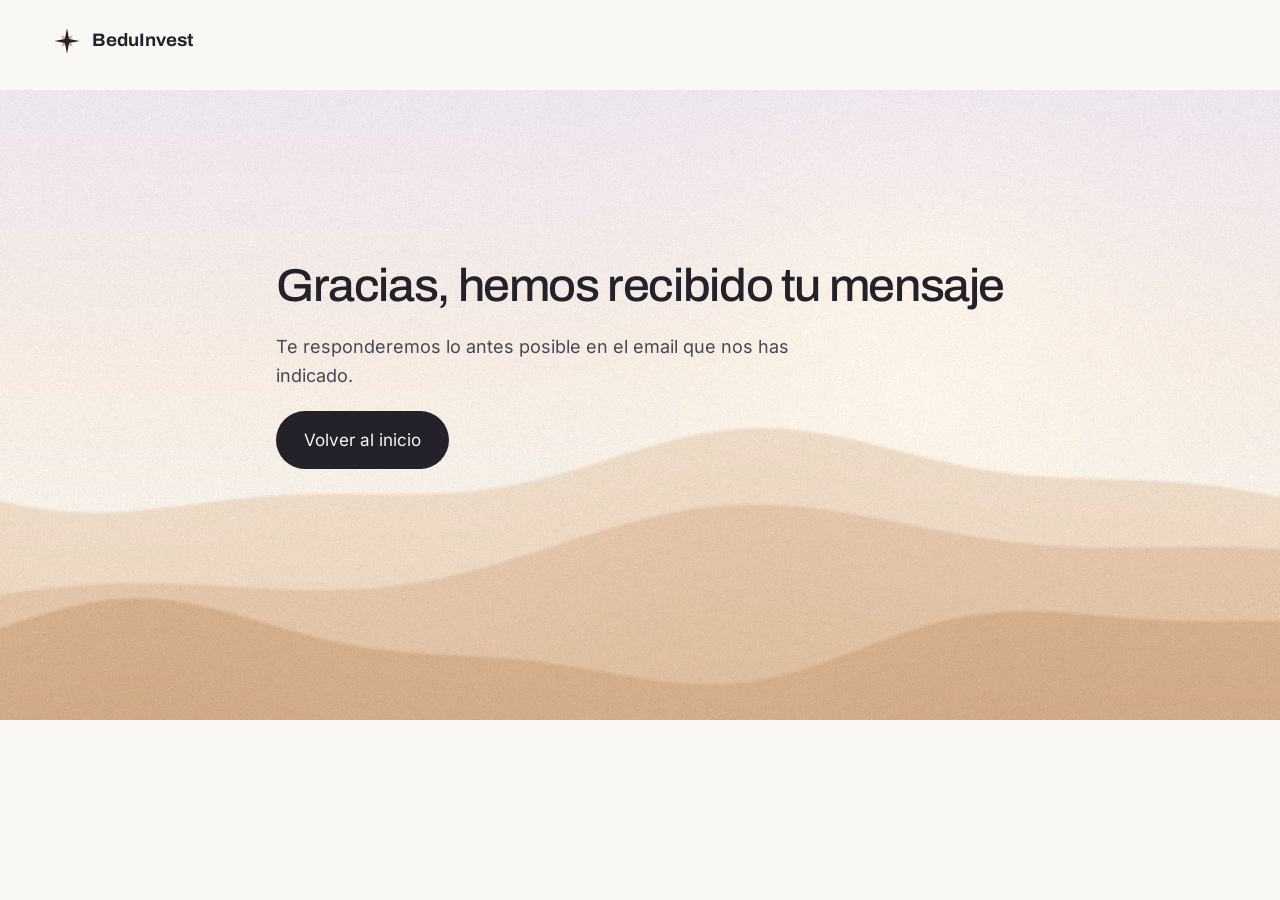
<file: gracias.html>
<!doctype html>
<html lang="es"><head><meta charset="utf-8"><meta name="viewport" content="width=device-width, initial-scale=1">
<title>Mensaje enviado — BeduInvest Global Consulting</title><meta name="robots" content="noindex">
<link rel="icon" href="/favicon.svg" type="image/svg+xml"><link rel="stylesheet" href="/assets/styles.css"></head>
<body><header class="wrap" style="padding-top:26px;padding-bottom:26px"><a href="/" style="display:inline-flex;align-items:center;gap:10px;text-decoration:none"><svg width="30" height="30" viewBox="0 0 40 40" aria-hidden="true"><polygon points="27.8,12.2 24,20 27.8,27.8 20,24 12.2,27.8 16,20 12.2,12.2 20,16" fill="#C9A48C"></polygon><polygon points="20,3 22.8,17.2 37,20 22.8,22.8 20,37 17.2,22.8 3,20 17.2,17.2" fill="#24212B"></polygon></svg><span class="hd" style="font-weight:700;font-size:18px">BeduInvest</span></a></header><main class="bg-hero" style="min-height:70vh;display:flex;align-items:center"><div class="wrap" style="padding-top:80px;padding-bottom:160px;display:flex;flex-direction:column;gap:20px"><h1 class="hd h2">Gracias, hemos recibido tu mensaje</h1><p style="margin:0;font-size:18px;color:#4A4652;max-width:520px">Te responderemos lo antes posible en el email que nos has indicado.</p><p style="margin:0"><a href="/" class="btn btn-dark">Volver al inicio</a></p></div></main></body></html>
</file>
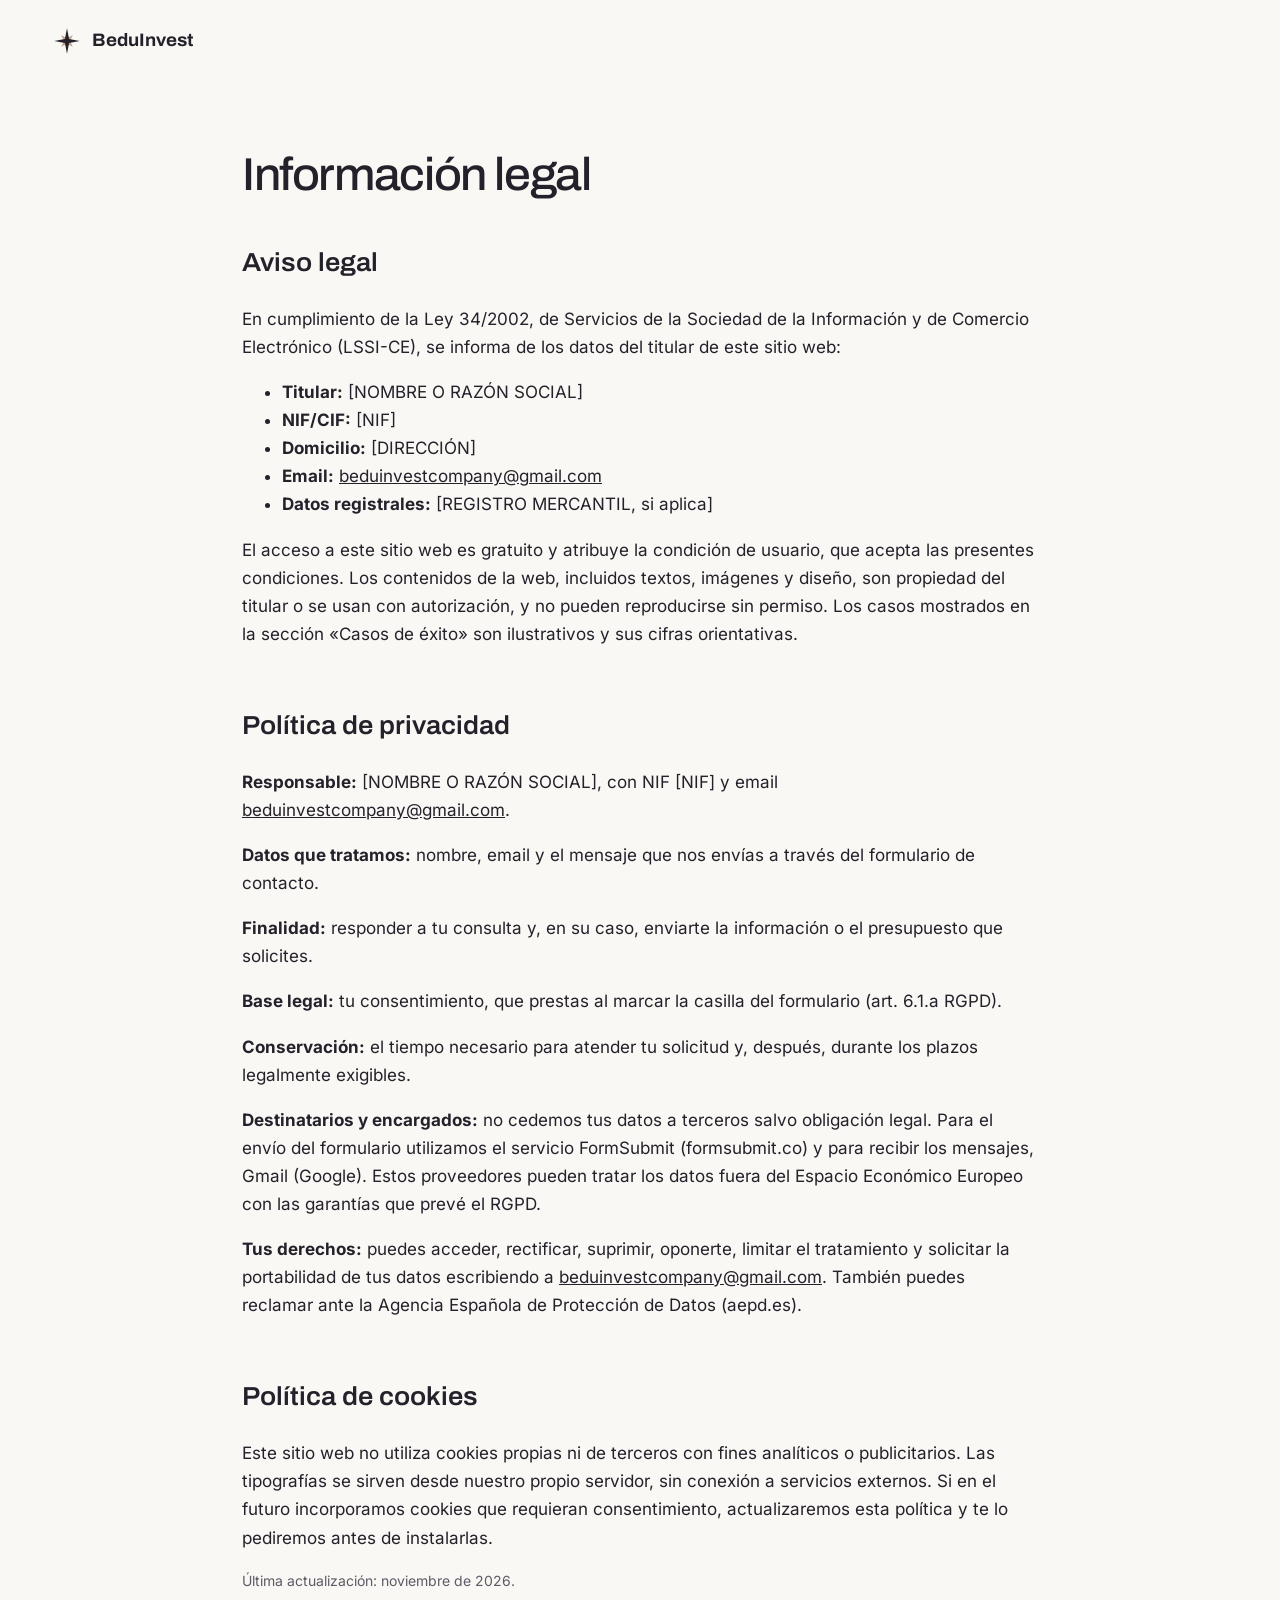
<file: legal.html>
<!doctype html>
<html lang="es"><head><meta charset="utf-8"><meta name="viewport" content="width=device-width, initial-scale=1">
<title>Información legal — BeduInvest Global Consulting</title><meta name="robots" content="noindex">
<link rel="icon" href="/favicon.svg" type="image/svg+xml"><link rel="stylesheet" href="/assets/styles.css"></head>
<body><header class="wrap" style="padding-top:26px;padding-bottom:26px"><a href="/" style="display:inline-flex;align-items:center;gap:10px;text-decoration:none"><svg width="30" height="30" viewBox="0 0 40 40" aria-hidden="true"><polygon points="27.8,12.2 24,20 27.8,27.8 20,24 12.2,27.8 16,20 12.2,12.2 20,16" fill="#C9A48C"></polygon><polygon points="20,3 22.8,17.2 37,20 22.8,22.8 20,37 17.2,22.8 3,20 17.2,17.2" fill="#24212B"></polygon></svg><span class="hd" style="font-weight:700;font-size:18px">BeduInvest</span></a></header><main class="wrap" style="padding-top:60px;padding-bottom:120px;max-width:860px">
<h1 class="hd h2" style="margin-bottom:40px">Información legal</h1>
<section id="aviso-legal" style="margin-bottom:56px">
<h2 class="hd" style="font-weight:600;font-size:26px">Aviso legal</h2>
<p>En cumplimiento de la Ley 34/2002, de Servicios de la Sociedad de la Información y de Comercio Electrónico (LSSI-CE), se informa de los datos del titular de este sitio web:</p>
<ul>
<li><strong>Titular:</strong> [NOMBRE O RAZÓN SOCIAL]</li>
<li><strong>NIF/CIF:</strong> [NIF]</li>
<li><strong>Domicilio:</strong> [DIRECCIÓN]</li>
<li><strong>Email:</strong> <a href="mailto:beduinvestcompany@gmail.com">beduinvestcompany@gmail.com</a></li>
<li><strong>Datos registrales:</strong> [REGISTRO MERCANTIL, si aplica]</li>
</ul>
<p>El acceso a este sitio web es gratuito y atribuye la condición de usuario, que acepta las presentes condiciones. Los contenidos de la web, incluidos textos, imágenes y diseño, son propiedad del titular o se usan con autorización, y no pueden reproducirse sin permiso. Los casos mostrados en la sección «Casos de éxito» son ilustrativos y sus cifras orientativas.</p>
</section>
<section id="privacidad" style="margin-bottom:56px">
<h2 class="hd" style="font-weight:600;font-size:26px">Política de privacidad</h2>
<p><strong>Responsable:</strong> [NOMBRE O RAZÓN SOCIAL], con NIF [NIF] y email <a href="mailto:beduinvestcompany@gmail.com">beduinvestcompany@gmail.com</a>.</p>
<p><strong>Datos que tratamos:</strong> nombre, email y el mensaje que nos envías a través del formulario de contacto.</p>
<p><strong>Finalidad:</strong> responder a tu consulta y, en su caso, enviarte la información o el presupuesto que solicites.</p>
<p><strong>Base legal:</strong> tu consentimiento, que prestas al marcar la casilla del formulario (art. 6.1.a RGPD).</p>
<p><strong>Conservación:</strong> el tiempo necesario para atender tu solicitud y, después, durante los plazos legalmente exigibles.</p>
<p><strong>Destinatarios y encargados:</strong> no cedemos tus datos a terceros salvo obligación legal. Para el envío del formulario utilizamos el servicio FormSubmit (formsubmit.co) y para recibir los mensajes, Gmail (Google). Estos proveedores pueden tratar los datos fuera del Espacio Económico Europeo con las garantías que prevé el RGPD.</p>
<p><strong>Tus derechos:</strong> puedes acceder, rectificar, suprimir, oponerte, limitar el tratamiento y solicitar la portabilidad de tus datos escribiendo a <a href="mailto:beduinvestcompany@gmail.com">beduinvestcompany@gmail.com</a>. También puedes reclamar ante la Agencia Española de Protección de Datos (aepd.es).</p>
</section>
<section id="cookies">
<h2 class="hd" style="font-weight:600;font-size:26px">Política de cookies</h2>
<p>Este sitio web no utiliza cookies propias ni de terceros con fines analíticos o publicitarios. Las tipografías se sirven desde nuestro propio servidor, sin conexión a servicios externos. Si en el futuro incorporamos cookies que requieran consentimiento, actualizaremos esta política y te lo pediremos antes de instalarlas.</p>
</section>
<p class="muted" style="font-size:14px">Última actualización: noviembre de 2026.</p>
</main></body></html>
</file>
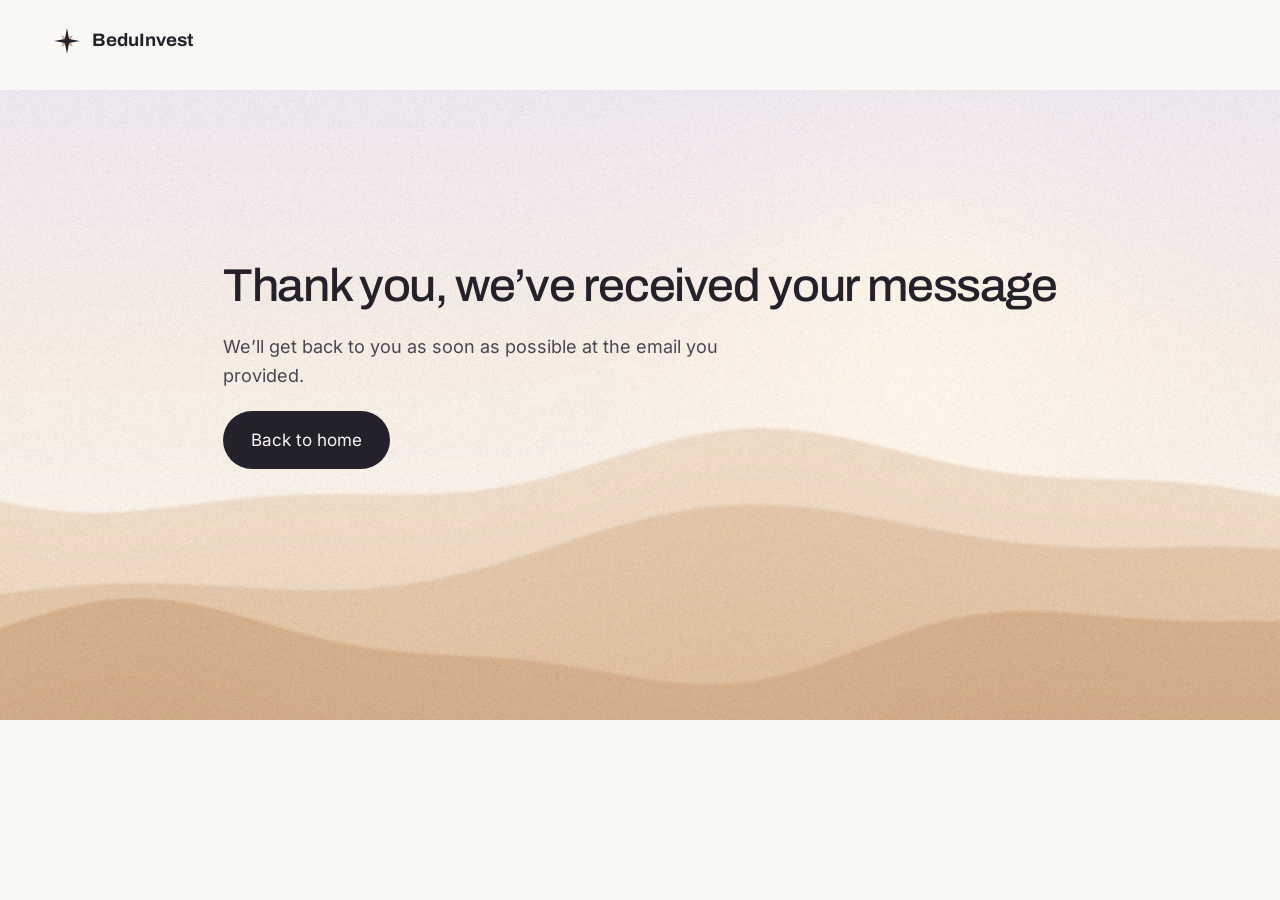
<file: en/thanks.html>
<!doctype html>
<html lang="en"><head><meta charset="utf-8"><meta name="viewport" content="width=device-width, initial-scale=1">
<title>Message sent — BeduInvest Global Consulting</title><meta name="robots" content="noindex">
<link rel="icon" href="/favicon.svg" type="image/svg+xml"><link rel="stylesheet" href="/assets/styles.css"></head>
<body><header class="wrap" style="padding-top:26px;padding-bottom:26px"><a href="/en/" style="display:inline-flex;align-items:center;gap:10px;text-decoration:none"><svg width="30" height="30" viewBox="0 0 40 40" aria-hidden="true"><polygon points="27.8,12.2 24,20 27.8,27.8 20,24 12.2,27.8 16,20 12.2,12.2 20,16" fill="#C9A48C"></polygon><polygon points="20,3 22.8,17.2 37,20 22.8,22.8 20,37 17.2,22.8 3,20 17.2,17.2" fill="#24212B"></polygon></svg><span class="hd" style="font-weight:700;font-size:18px">BeduInvest</span></a></header><main class="bg-hero" style="min-height:70vh;display:flex;align-items:center"><div class="wrap" style="padding-top:80px;padding-bottom:160px;display:flex;flex-direction:column;gap:20px"><h1 class="hd h2">Thank you, we’ve received your message</h1><p style="margin:0;font-size:18px;color:#4A4652;max-width:520px">We’ll get back to you as soon as possible at the email you provided.</p><p style="margin:0"><a href="/en/" class="btn btn-dark">Back to home</a></p></div></main></body></html>
</file>
<file: assets/styles.css>
@font-face{font-family:'Archivo';src:url(/assets/fonts/archivo.woff2) format('woff2');font-weight:100 900;font-stretch:62% 125%;font-display:swap}
@font-face{font-family:'Inter';src:url(/assets/fonts/inter.woff2) format('woff2');font-weight:100 900;font-display:swap}
*,*::before,*::after{box-sizing:border-box}
html{scroll-behavior:smooth}
body{margin:0;background:#FAF8F4;color:#24212B;font-family:'Inter',system-ui,sans-serif;font-size:17px;line-height:1.65;overflow-x:hidden;-webkit-font-smoothing:antialiased}
img{max-width:100%}
a{color:#24212B}a:hover{color:#A65A3F}
:focus-visible{outline:2px solid #A65A3F;outline-offset:3px}
.hd{font-family:'Archivo',sans-serif;font-stretch:104%}
.wrap{max-width:1240px;margin:0 auto;padding-left:32px;padding-right:32px}
.label{margin:0;font-size:13px;font-weight:600;letter-spacing:.18em;text-transform:uppercase;color:#A65A3F}
.h2{margin:0;font-weight:500;font-size:clamp(2rem,3.6vw,3.1rem);line-height:1.1;letter-spacing:-0.03em}
.muted{color:#5E5A66}
.bg-hero{background-image:url(/assets/img/hero-dunas.jpg);background-size:cover;background-position:center 70%}
.bg-band{background-image:url(/assets/img/banda-crepusculo.jpg);background-size:cover;background-position:center}
.bg-contact{background-image:url(/assets/img/contacto-arena.jpg);background-size:cover;background-position:center}
.kb{animation:kb 30s ease-in-out infinite alternate}
@keyframes kb{from{transform:scale(1)}to{transform:scale(1.08)}}
.fu{animation:fu 1.1s cubic-bezier(.2,.7,.2,1) both}
.d1{animation-delay:.1s}.d2{animation-delay:.25s}.d3{animation-delay:.4s}
@keyframes fu{from{opacity:0;transform:translateY(20px)}to{opacity:1;transform:none}}
.card{transition:transform .35s ease,box-shadow .35s ease}
.card:hover{transform:translateY(-4px);box-shadow:0 18px 40px rgba(36,33,43,.08)}
.btn{display:inline-block;transition:opacity .2s ease,transform .2s ease;cursor:pointer}
.btn:hover{opacity:.88;transform:translateY(-1px)}
.btn-dark{background:#24212B;color:#FAF8F4;text-decoration:none;font-weight:500;padding:15px 28px;border-radius:999px;border:0;font:inherit}
.btn-dark:hover{color:#FAF8F4}
.btn-light{background:rgba(255,255,255,.55);border:1px solid rgba(36,33,43,.25);text-decoration:none;font-weight:500;padding:14px 28px;border-radius:999px}
.seg{display:flex;flex-wrap:wrap;gap:4px;padding:4px;border-radius:999px}
.seg button{font:inherit;font-size:14px;font-weight:500;border:0;border-radius:999px;padding:11px 20px;min-height:44px;cursor:pointer;background:transparent;color:#24212B}
.seg button[aria-pressed="true"]{font-weight:600;background:#24212B;color:#FAF8F4}
[hidden]{display:none!important}
.field{display:flex;flex-direction:column;gap:6px}
.field label{font-size:14px;font-weight:500}
.field input,.field textarea{font:inherit;font-size:16px;padding:13px 16px;border:1px solid #D9D2C6;border-radius:12px;background:#FFFFFF;color:#24212B}
.check{display:flex;gap:10px;align-items:flex-start;font-size:14px;color:#5E5A66}
.check input{margin-top:4px;width:18px;height:18px;flex:none}
details{border-bottom:1px solid #E5DFD5}
summary{list-style:none;cursor:pointer;padding:24px 0;display:flex;align-items:center;justify-content:space-between;gap:20px;font-size:19px;font-weight:500;min-height:44px}
summary::-webkit-details-marker{display:none}
summary .sign{flex:none;width:32px;height:32px;border-radius:50%;border:1px solid #D9D2C6;display:flex;align-items:center;justify-content:center;font-size:18px;line-height:1;transition:transform .25s ease}
details[open] summary .sign{transform:rotate(45deg)}
details p{margin:0;padding:0 56px 24px 0;font-size:16px;color:#5E5A66}
.skip{position:absolute;left:-9999px;top:0;background:#24212B;color:#FAF8F4;padding:10px 16px;z-index:10}
.skip:focus{left:16px;top:16px}
@media (max-width:640px){.wrap{padding-left:20px;padding-right:20px}.case-body{padding:28px!important}}
@media (prefers-reduced-motion: reduce){*{animation:none!important;transition:none!important;scroll-behavior:auto!important}}
</file>
